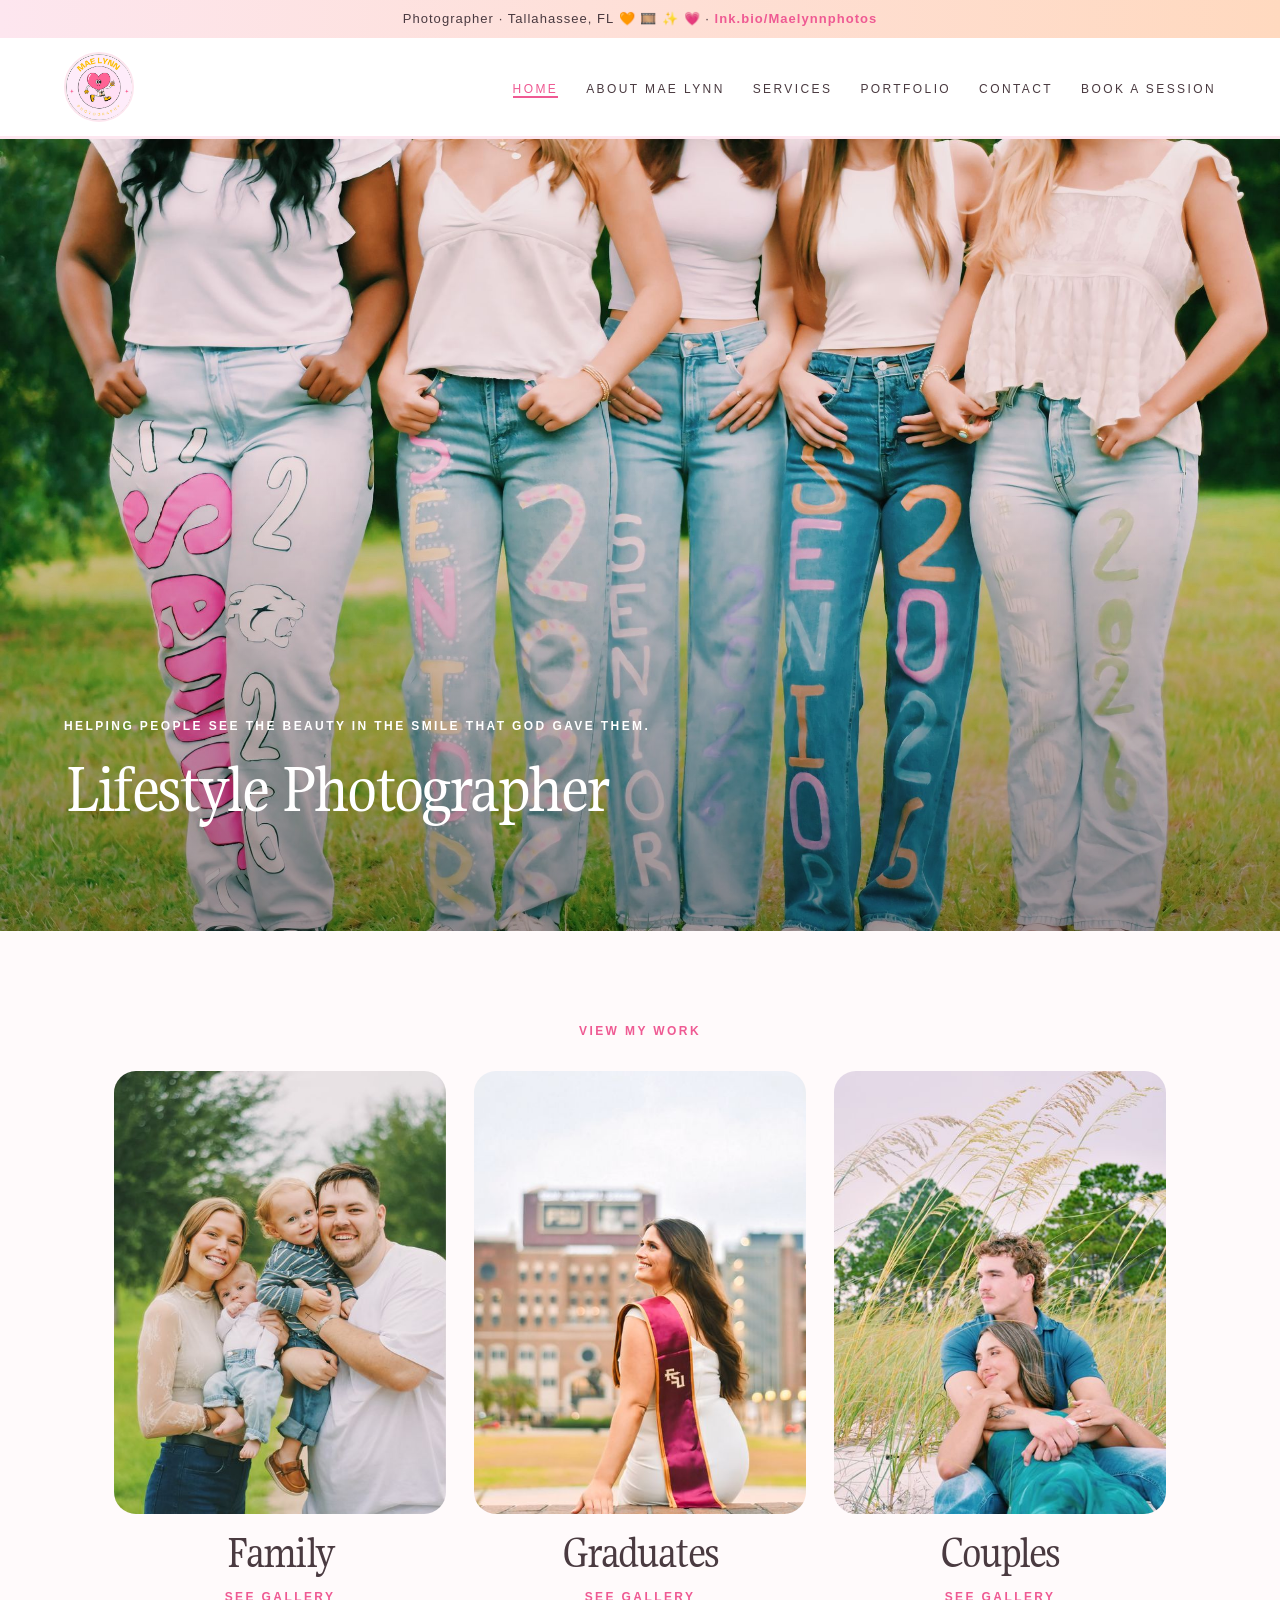
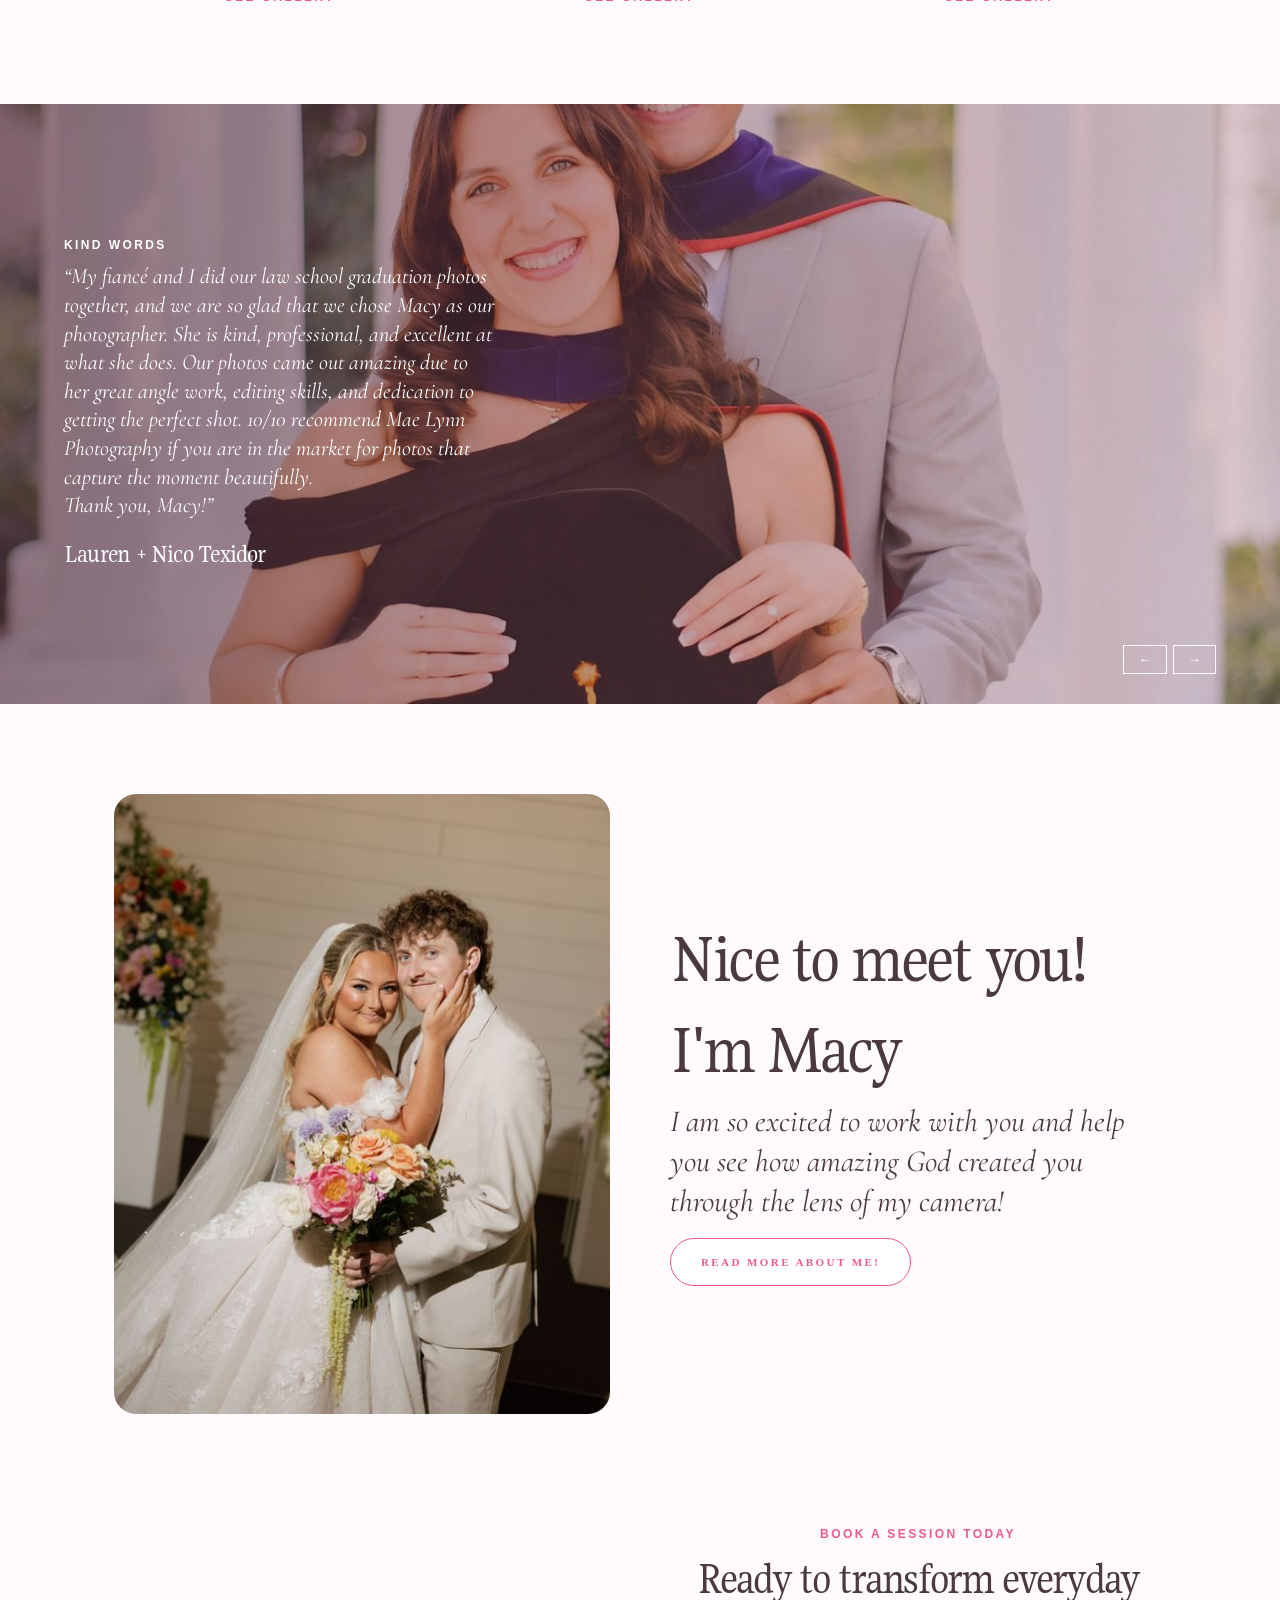
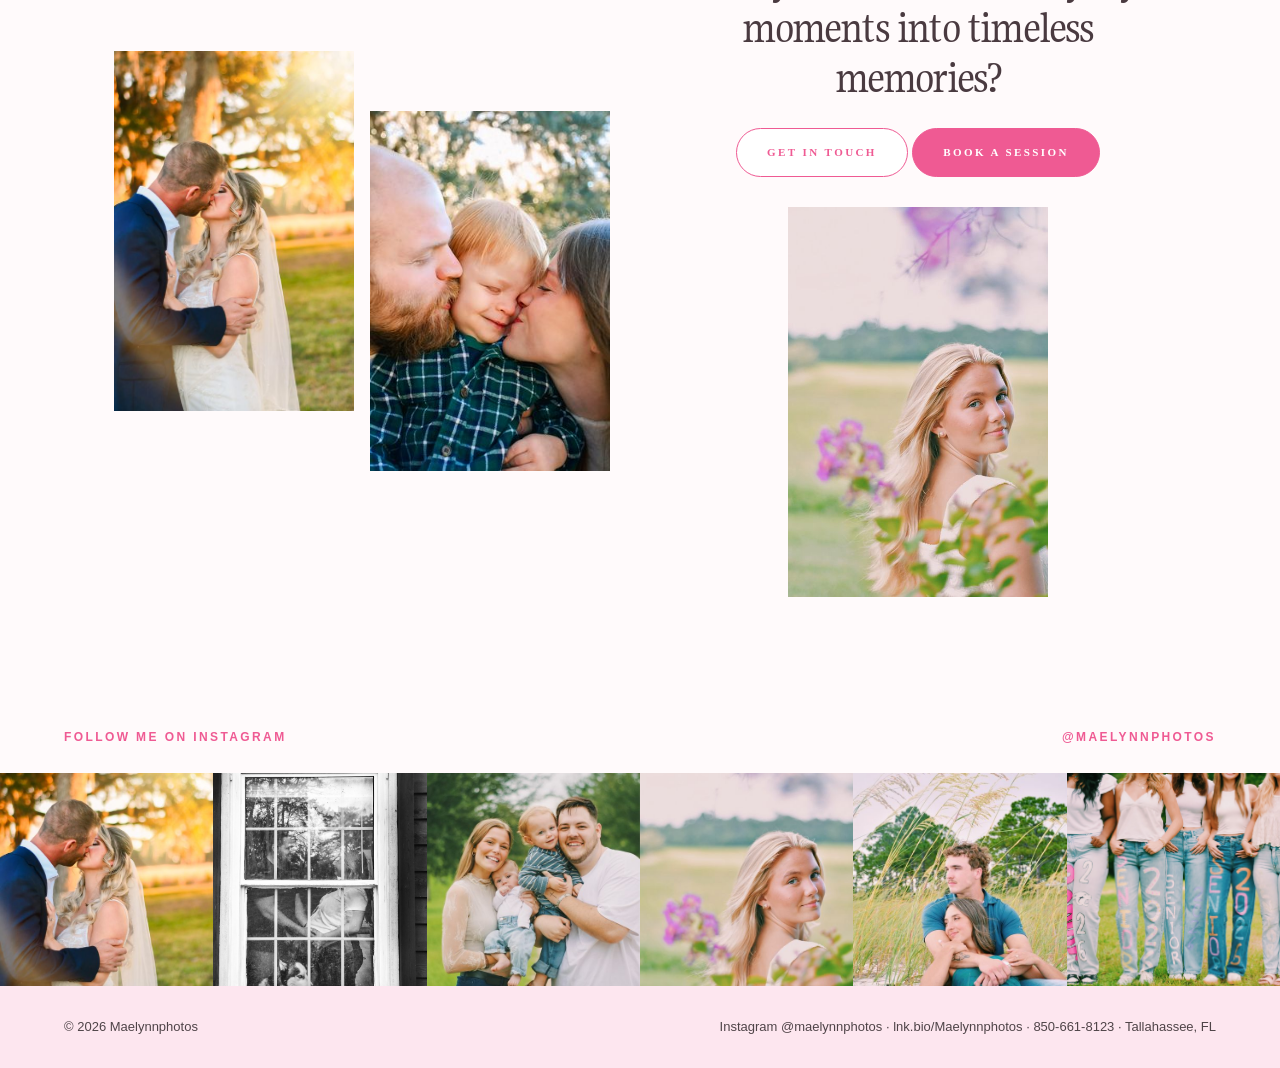
<file: index.html>
<!doctype html><html lang="en"><head><meta charset="utf-8"><meta name="viewport" content="width=device-width,initial-scale=1">
<title>Home - Maelynnphotos</title><link rel="icon" href="static/img/logo.jpg"><link href="https://fonts.googleapis.com/css2?family=Gupter&family=Cormorant+Garamond:ital,wght@0,400;1,400&family=Source+Sans+3:wght@300;400;600&display=swap" rel="stylesheet"><style>body,.btn,.eyebrow,h5,label{font-family:"Source Sans Pro","Source Sans 3",sans-serif}</style><link rel="stylesheet" href="static/site.css"></head><body>
<div class="brandbar">Photographer &middot; Tallahassee, FL 🧡 🎞️ ✨ 💗 &middot; <a href="https://lnk.bio/Maelynnphotos" target="_blank">lnk.bio/Maelynnphotos</a></div><header class="nav"><a href="index.html"><img src="static/img/logo.jpg" alt="Mae Lynn Photos logo"></a><button class="burger" onclick="document.querySelector('header nav').classList.toggle('open')">&#9776;</button><nav><a href="index.html" class="on">Home</a><a href="about.html" class="">About Mae Lynn</a><a href="services.html" class="">Services</a><a href="portfolio.html" class="">Portfolio</a><a href="contact.html" class="">Contact</a><a href="book.html">Book a Session</a></nav></header>
<section class="hero"><div class="slide on" style="background-image:url(static/img/hero1.jpg)"></div><div class="slide " style="background-image:url(static/img/hero2.jpg)"></div><div class="slide " style="background-image:url(static/img/hero3.jpg)"></div><div class="cap"><div class="eyebrow">Helping people see the beauty in the smile that God gave them.</div><h1>Lifestyle Photographer</h1></div></section>
<section class="wrap center"><h5>View my work</h5><div class="grid3" style="margin-top:30px"><a class="card" href="portfolio.html#family"><img src="static/img/family.jpg" alt="Family"><h2>Family</h2><h5>see gallery</h5></a><a class="card" href="portfolio.html#graduates"><img src="static/img/graduates.jpg" alt="Graduates"><h2>Graduates</h2><h5>see gallery</h5></a><a class="card" href="portfolio.html#couples"><img src="static/img/couples.jpg" alt="Couples"><h2>Couples</h2><h5>see gallery</h5></a></div></section>
<section><div class="testi tslide" style="background-image:url(static/img/testi1.jpg);display:none"><div class="in"><h5 style="color:#fff">Kind words</h5><h4>“My fiancé and I did our law school graduation photos together, and we are so glad that we chose Macy as our photographer. She is kind, professional, and excellent at what she does. Our photos came out amazing due to her great angle work, editing skills, and dedication to getting the perfect shot. 10/10 recommend Mae Lynn Photography if you are in the market for photos that capture the moment beautifully.<br>Thank you, Macy!”</h4><h3>Lauren + Nico Texidor</h3></div><div class="dots"><button onclick="ts(-1)">&larr;</button><button onclick="ts(1)">&rarr;</button></div></div><div class="testi tslide" style="background-image:url(static/img/testi2.jpg);display:none"><div class="in"><h5 style="color:#fff">Kind words</h5><h4>We are so happy with the photos! Macy perfectly captured our growing family in such a meaningful way. These images will be something we cherish forever. The experience was so personable, making us feel comfortable and at ease throughout the entire session. Highly recommend!</h4><h3>Stinson Family</h3></div><div class="dots"><button onclick="ts(-1)">&larr;</button><button onclick="ts(1)">&rarr;</button></div></div><div class="testi tslide" style="background-image:url(static/img/testi3.jpg);display:none"><div class="in"><h5 style="color:#fff">Kind words</h5><h4>When I was looking for someone to shoot my graduation photos, I instantly knew I wanted Macy to be the one to capture it. She’s so creative and detail-oriented, and watching her bring her ideas to life was amazing. She really took the time to make sure the whole shoot felt true to me, asking for inspo and adding her own twist to make it even better. The whole process was so fun and meaningful, and if I had to do it all over again, I’d pick Macy every single time!</h4><h3>Joy Salmon</h3></div><div class="dots"><button onclick="ts(-1)">&larr;</button><button onclick="ts(1)">&rarr;</button></div></div></section>
<section class="wrap split"><img src="static/img/macy.jpg" alt="Macy" style="aspect-ratio:4/5;object-fit:cover"><div><h1>Nice to meet you!</h1><h1>I'm Macy</h1><h4 style="font-style:italic">I am so excited to work with you and help you see how amazing God created you through the lens of my camera!</h4><p><a class="btn" href="about.html">Read More about Me!</a></p></div></section>
<section class="wrap center" style="padding-top:20px"><div class="split"><div style="display:grid;grid-template-columns:1fr 1fr;gap:16px"><img src="static/img/cta1.jpg" alt=""><img src="static/img/cta2.jpg" alt="" style="margin-top:60px"></div>
<div><h5>Book a session today</h5><h2>Ready to transform everyday moments into timeless memories?</h2><p style="margin-top:26px"><a class="btn" href="contact.html">Get in touch</a> <a class="btn dark" href="book.html">Book a session</a></p><img src="static/img/cta3.jpg" alt="" style="margin:30px auto 0;max-width:260px"></div></div></section>
<script>let si=0;const S=document.querySelectorAll('.hero .slide');setInterval(()=>{S[si].classList.remove('on');si=(si+1)%S.length;S[si].classList.add('on')},5000);
let ti=0;const T=document.querySelectorAll('.tslide');function ts(d){T[ti].style.display='none';ti=(ti+d+T.length)%T.length;T[ti].style.display='flex'}T[0].style.display='flex'</script>
<section><div style="padding:40px 5vw 18px;display:flex;justify-content:space-between;flex-wrap:wrap"><span class="eyebrow">Follow me on Instagram</span><a class="eyebrow" href="https://www.instagram.com/maelynnphotos" target="_blank">@maelynnphotos</a></div><div class="igrow"><a href="https://www.instagram.com/maelynnphotos" target="_blank"><img src="static/img/cta1.jpg" alt=""></a><a href="https://www.instagram.com/maelynnphotos" target="_blank"><img src="static/img/testi2.jpg" alt=""></a><a href="https://www.instagram.com/maelynnphotos" target="_blank"><img src="static/img/family.jpg" alt=""></a><a href="https://www.instagram.com/maelynnphotos" target="_blank"><img src="static/img/cta3.jpg" alt=""></a><a href="https://www.instagram.com/maelynnphotos" target="_blank"><img src="static/img/couples.jpg" alt=""></a><a href="https://www.instagram.com/maelynnphotos" target="_blank"><img src="static/img/hero1.jpg" alt=""></a></div></section>
<footer><span>&copy; 2026 Maelynnphotos</span><span><a href="https://www.instagram.com/maelynnphotos" target="_blank">Instagram @maelynnphotos</a> &middot; <a href="https://lnk.bio/Maelynnphotos" target="_blank">lnk.bio/Maelynnphotos</a> &middot; 850-661-8123 &middot; Tallahassee, FL</span></footer><script src="config.js"></script><script src="siteconfig.js"></script><script src="forms.js"></script><script src="buttons.js"></script></body></html>
</file>
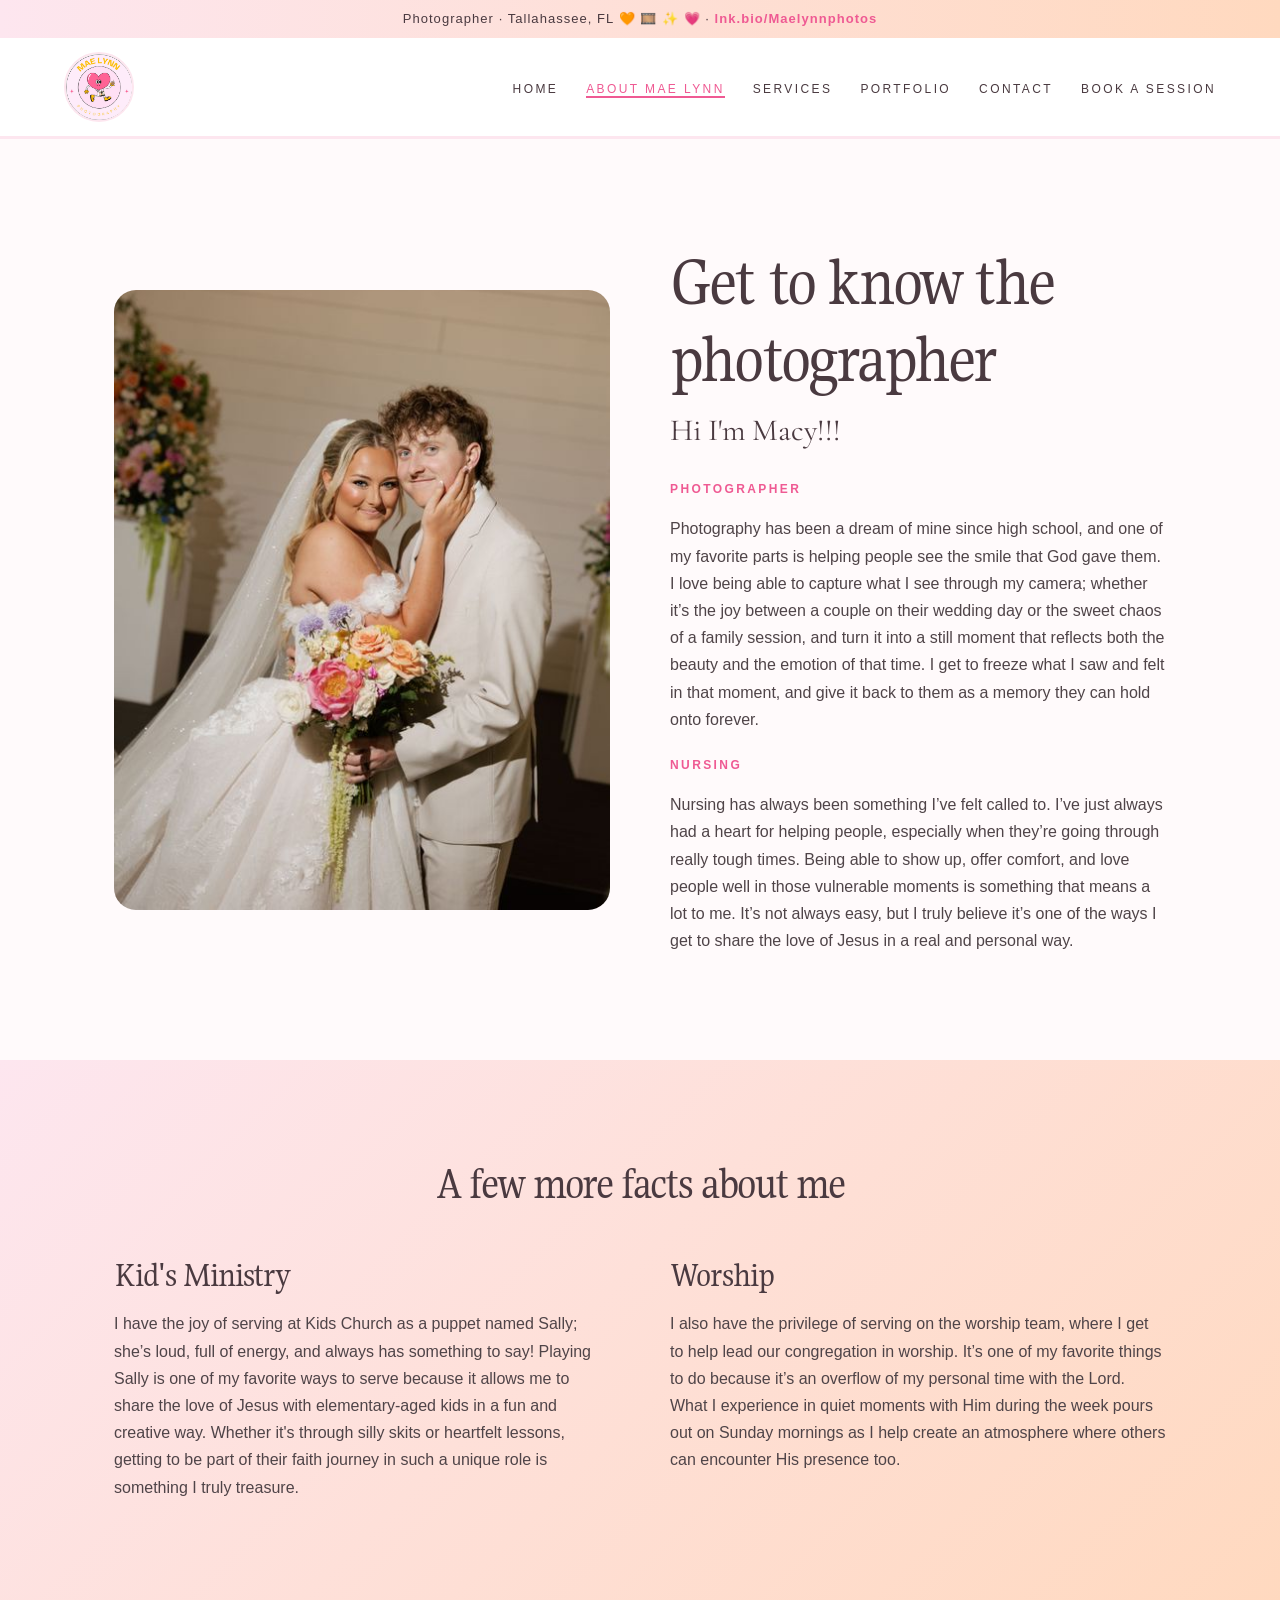
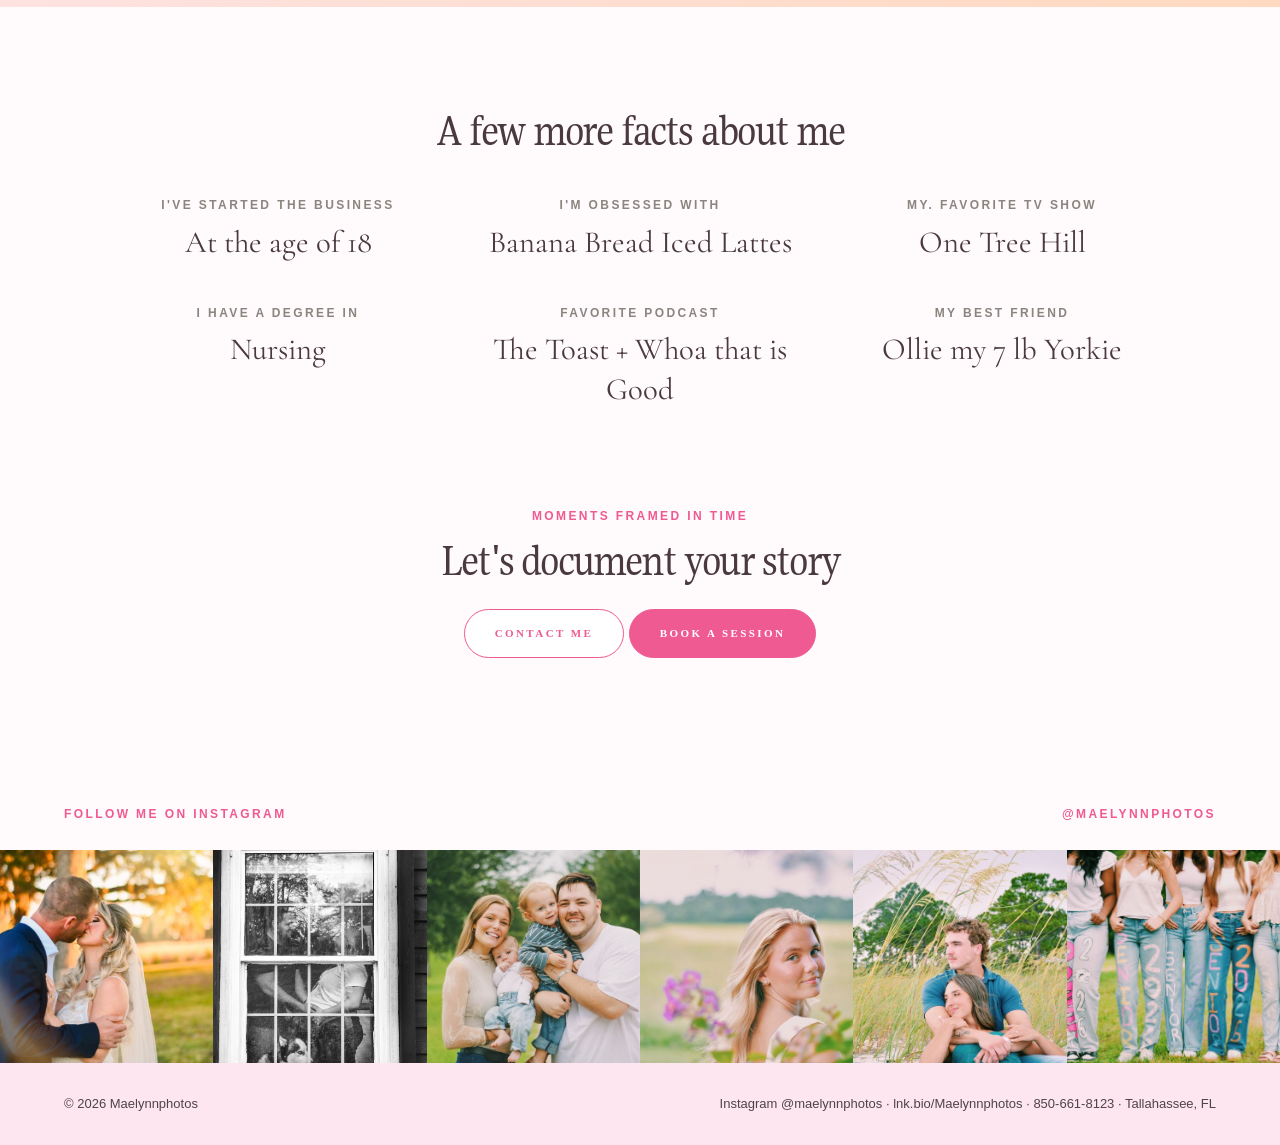
<file: about.html>
<!doctype html><html lang="en"><head><meta charset="utf-8"><meta name="viewport" content="width=device-width,initial-scale=1">
<title>About - Maelynnphotos</title><link rel="icon" href="static/img/logo.jpg"><link href="https://fonts.googleapis.com/css2?family=Gupter&family=Cormorant+Garamond:ital,wght@0,400;1,400&family=Source+Sans+3:wght@300;400;600&display=swap" rel="stylesheet"><style>body,.btn,.eyebrow,h5,label{font-family:"Source Sans Pro","Source Sans 3",sans-serif}</style><link rel="stylesheet" href="static/site.css"></head><body>
<div class="brandbar">Photographer &middot; Tallahassee, FL 🧡 🎞️ ✨ 💗 &middot; <a href="https://lnk.bio/Maelynnphotos" target="_blank">lnk.bio/Maelynnphotos</a></div><header class="nav"><a href="index.html"><img src="static/img/logo.jpg" alt="Mae Lynn Photos logo"></a><button class="burger" onclick="document.querySelector('header nav').classList.toggle('open')">&#9776;</button><nav><a href="index.html" class="">Home</a><a href="about.html" class="on">About Mae Lynn</a><a href="services.html" class="">Services</a><a href="portfolio.html" class="">Portfolio</a><a href="contact.html" class="">Contact</a><a href="book.html">Book a Session</a></nav></header>
<section class="wrap split"><img src="static/img/macy.jpg" alt="Macy" style="aspect-ratio:4/5;object-fit:cover"><div><h1>Get to know the photographer</h1><h4>Hi I'm Macy!!!</h4>
<h5 style="margin-top:28px">Photographer</h5><p>Photography has been a dream of mine since high school, and one of my favorite parts is helping people see the smile that God gave them. I love being able to capture what I see through my camera; whether it’s the joy between a couple on their wedding day or the sweet chaos of a family session, and turn it into a still moment that reflects both the beauty and the emotion of that time.  I get to freeze what I saw and felt in that moment, and give it back to them as a memory they can hold onto forever.</p><h5 style="margin-top:22px">Nursing</h5><p>Nursing has always been something I’ve felt called to. I’ve just always had a heart for helping people, especially when they’re going through really tough times. Being able to show up, offer comfort, and love people well in those vulnerable moments is something that means a lot to me. It’s not always easy, but I truly believe it’s one of the ways I get to share the love of Jesus in a real and personal way.</p></div></section>
<section class="addons"><div class="wrap"><h2 class="center">A few more facts about me</h2><div class="split" style="margin-top:40px;align-items:start"><div><h3>Kid's Ministry</h3><p>I have the joy of serving at Kids Church as a puppet named Sally; she’s loud, full of energy, and always has something to say! Playing Sally is one of my favorite ways to serve because it allows me to share the love of Jesus with elementary-aged kids in a fun and creative way. Whether it&#x27;s through silly skits or heartfelt lessons, getting to be part of their faith journey in such a unique role is something I truly treasure.</p></div><div><h3>Worship</h3><p>I also have the privilege of serving on the worship team, where I get to help lead our congregation in worship. It’s one of my favorite things to do because it’s an overflow of my personal time with the Lord. What I experience in quiet moments with Him during the week pours out on Sunday mornings as I help create an atmosphere where others can encounter His presence too.</p></div></div></div></section>
<section class="wrap center"><h2>A few more facts about me</h2><div class="facts" style="margin-top:40px"><div><h5 style="color:var(--muted)">I&#x27;ve started the business</h5><h4>At the age of 18</h4></div><div><h5 style="color:var(--muted)">I&#x27;m obsessed with</h5><h4>Banana Bread Iced Lattes</h4></div><div><h5 style="color:var(--muted)">My. favorite TV show</h5><h4>One Tree Hill</h4></div><div><h5 style="color:var(--muted)">I have a degree in</h5><h4>Nursing</h4></div><div><h5 style="color:var(--muted)">Favorite podcast</h5><h4>The Toast + Whoa that is Good</h4></div><div><h5 style="color:var(--muted)">My best friend</h5><h4>Ollie my 7 lb Yorkie</h4></div></div></section>
<section class="wrap center" style="padding-top:0"><h5>Moments framed in time</h5><h2>Let's document your story</h2><p style="margin-top:24px"><a class="btn" href="contact.html">Contact Me</a> <a class="btn dark" href="book.html">Book a session</a></p></section>
<section><div style="padding:40px 5vw 18px;display:flex;justify-content:space-between;flex-wrap:wrap"><span class="eyebrow">Follow me on Instagram</span><a class="eyebrow" href="https://www.instagram.com/maelynnphotos" target="_blank">@maelynnphotos</a></div><div class="igrow"><a href="https://www.instagram.com/maelynnphotos" target="_blank"><img src="static/img/cta1.jpg" alt=""></a><a href="https://www.instagram.com/maelynnphotos" target="_blank"><img src="static/img/testi2.jpg" alt=""></a><a href="https://www.instagram.com/maelynnphotos" target="_blank"><img src="static/img/family.jpg" alt=""></a><a href="https://www.instagram.com/maelynnphotos" target="_blank"><img src="static/img/cta3.jpg" alt=""></a><a href="https://www.instagram.com/maelynnphotos" target="_blank"><img src="static/img/couples.jpg" alt=""></a><a href="https://www.instagram.com/maelynnphotos" target="_blank"><img src="static/img/hero1.jpg" alt=""></a></div></section>
<footer><span>&copy; 2026 Maelynnphotos</span><span><a href="https://www.instagram.com/maelynnphotos" target="_blank">Instagram @maelynnphotos</a> &middot; <a href="https://lnk.bio/Maelynnphotos" target="_blank">lnk.bio/Maelynnphotos</a> &middot; 850-661-8123 &middot; Tallahassee, FL</span></footer><script src="config.js"></script><script src="siteconfig.js"></script><script src="forms.js"></script><script src="buttons.js"></script></body></html>
</file>
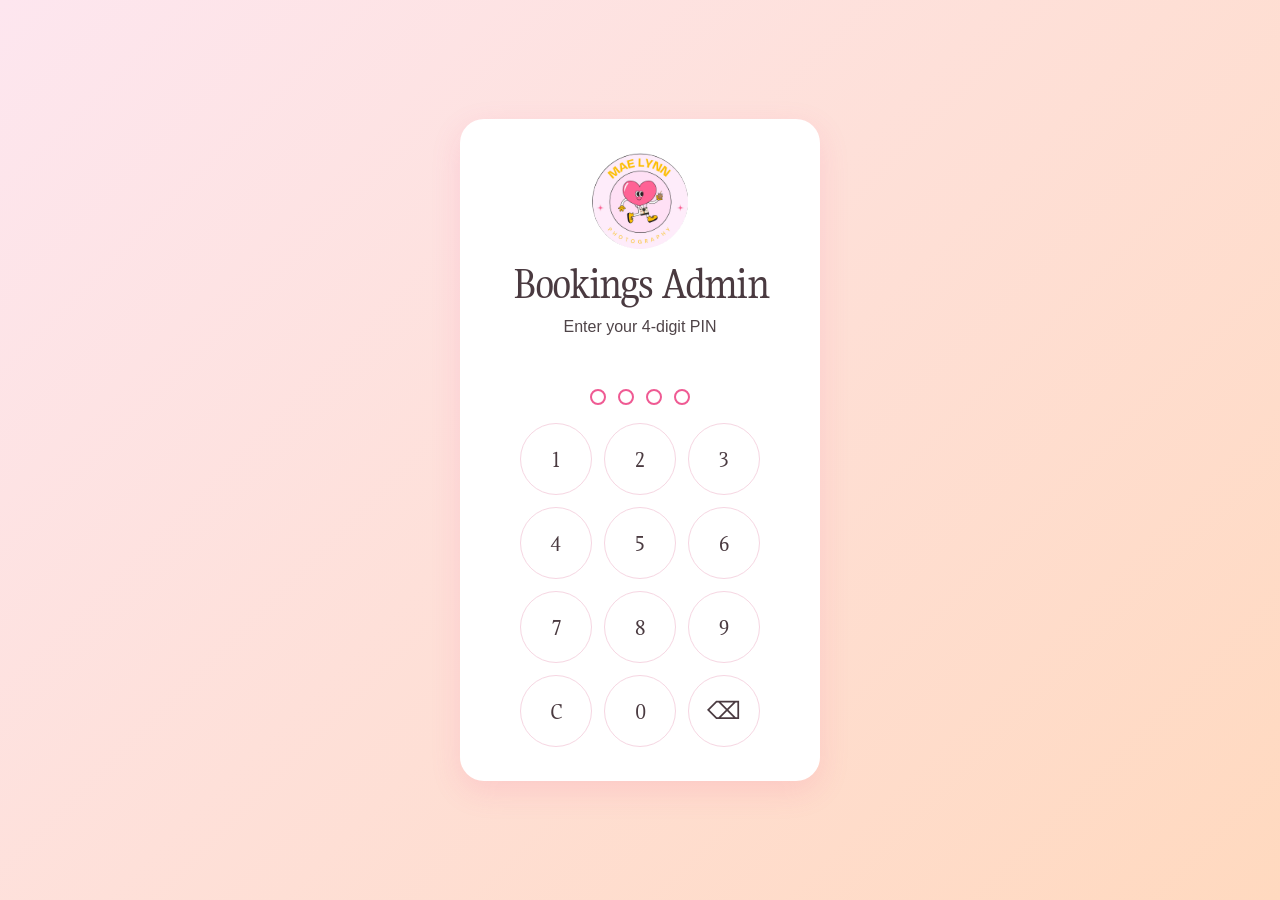
<file: admin.html>
<!doctype html><html><head><meta charset="utf-8"><meta name="viewport" content="width=device-width,initial-scale=1"><meta name="robots" content="noindex"><title>Bookings Admin - Mae Lynn Photos</title>
<link href="https://fonts.googleapis.com/css2?family=Gupter&family=Source+Sans+3:wght@300;400;600&display=swap" rel="stylesheet"><link rel="stylesheet" href="static/site.css"><style>body{background:var(--soft)}.top{display:flex;align-items:center;gap:14px;padding:14px 4vw;background:#fff;border-bottom:1px solid var(--line);flex-wrap:wrap}
.top img{width:54px;height:54px;border-radius:50%}.top .sp{flex:1}.main{padding:24px 4vw}.tabs button{margin-right:6px}
.bar{display:flex;gap:10px;flex-wrap:wrap;margin:16px 0}.bar input,.bar select{width:auto;flex:1;min-width:150px}
.stats{display:flex;gap:12px;flex-wrap:wrap}.stat{background:#fff;border-radius:14px;padding:14px 20px;min-width:120px}.stat b{display:block;font-family:Gupter;font-size:28px;color:var(--ink)}
table{width:100%;border-collapse:collapse;background:#fff;border-radius:14px;overflow:hidden}th,td{padding:11px 12px;text-align:left;border-bottom:1px solid var(--line);font-size:14px}
th{font-size:11px;letter-spacing:.14em;text-transform:uppercase;font-weight:600;background:#fff8f5}tr.r:hover{background:#fff5f3;cursor:pointer}
.pill{padding:3px 10px;border-radius:20px;font-size:12px;font-weight:600}.new{background:#ffe3ec;color:#b3426b}.confirmed{background:#ffe9d6;color:#b25b17}.completed{background:#e3f4e6;color:#2e7a3c}.cancelled{background:#eee;color:#777}
#dlg{position:fixed;inset:0;background:rgba(0,0,0,.35);display:none;align-items:flex-start;justify-content:center;overflow:auto;z-index:50;padding:30px 10px}
#dlg .box{background:#fff;border-radius:18px;max-width:760px;width:100%;padding:28px}
.cal{display:grid;grid-template-columns:repeat(7,1fr);gap:4px}.cal div{background:#fff;min-height:96px;padding:6px;font-size:12px;border-radius:8px}.cal .h{min-height:auto;background:none;font-weight:600;text-align:center}
.cal .ev{display:block;margin-top:3px;padding:2px 5px;border-radius:6px;cursor:pointer;white-space:nowrap;overflow:hidden;text-overflow:ellipsis}.cal .o{opacity:.4}.cal .today{outline:2px solid var(--accent)}
@media(max-width:700px){.hide-m{display:none}}</style><style>.kp{position:fixed;inset:0;display:grid;place-items:center;background:linear-gradient(135deg,var(--pink-soft),var(--peach));z-index:60}
.kp .card{background:#fff;padding:34px 28px;max-width:360px;width:92%;text-align:center;border-radius:24px;box-shadow:0 10px 30px rgba(239,90,147,.15)}
.pd{display:flex;gap:12px;justify-content:center;margin:18px 0}.pd i{width:16px;height:16px;border-radius:50%;border:2px solid var(--pink);display:block}.pd i.f{background:var(--pink)}
.pad{display:grid;grid-template-columns:repeat(3,72px);gap:12px;justify-content:center}.pad button{height:72px;border-radius:50%;border:1.5px solid var(--line);background:#fff;font-size:24px;font-family:Gupter,serif;color:var(--ink);cursor:pointer}
.pad button:active{background:var(--pink-soft)}</style><style>.tabs2{display:flex;gap:6px;flex-wrap:wrap;padding:12px 4vw 0}.tabs2 button.on{background:var(--pink);color:#fff}
.panel{display:none}.panel.on{display:block}.cardx{background:#fff;border-radius:16px;padding:18px 20px;margin:12px 0}
.row{display:flex;gap:10px;flex-wrap:wrap;align-items:center}.row>*{flex:1;min-width:140px}.mini{padding:7px 12px;font-size:10px}
.ed input,.ed select,.ed textarea{margin-bottom:8px}.thumbs{display:grid;grid-template-columns:repeat(auto-fill,minmax(110px,1fr));gap:10px}.thumbs img{aspect-ratio:1;object-fit:cover;border-radius:10px;cursor:pointer;width:100%}
.qline{display:grid;grid-template-columns:2fr 1fr 1.6fr auto auto;gap:8px;align-items:center;margin-bottom:8px}.qline input,.qline select{margin:0}
.tag{font-size:11px;padding:2px 8px;border-radius:12px;background:var(--pink-soft)}
@media(max-width:700px){.qline{grid-template-columns:1fr 1fr}}</style></head><body>
<div class="kp" id="kp"><div class="card"><img src="static/img/logo.jpg" style="width:96px;height:96px;border-radius:50%;margin:0 auto 10px" alt=""><h2 style="margin:0">Bookings Admin</h2><p style="margin:4px 0 0">Enter your 4-digit PIN</p>
<p id="msg" style="color:#c0396b;min-height:1.4em;margin:8px 0 0"></p><div class="pd" id="pd"></div><div class="pad" id="pad"></div></div></div>
<div class="top"><img src="static/img/logo.jpg" alt=""><h3 style="margin:0">Mae Lynn Admin</h3><span class="sp"></span>
<a class="btn" href="index.html" target="_blank">View site</a><a class="btn" href="https://docs.google.com/spreadsheets/d/1Pz3o0D_RF8LwV-VDrtF_ezInFPTL0SR6QCleNEfaq3s/edit" target="_blank">Sheet</a><button class="btn" onclick="logout()">Log out</button></div>
<div class="tabs2" id="tabs"></div>
<div class="main">
<div class="panel" id="p-bookings"><div class="stats" id="stats"></div>
 <div class="bar"><input id="q" placeholder="Search name, email, phone, location, notes..." oninput="render()"><select id="fs" onchange="render()"><option value="">All statuses</option><option>new</option><option>confirmed</option><option>completed</option><option>cancelled</option></select>
 <select id="fp" onchange="render()"><option value="">All types</option></select><select id="fw" onchange="render()"><option value="">Any date</option><option value="up">Upcoming</option><option value="past">Past</option></select>
 <button class="btn" onclick="openEdit({})">+ Add booking</button><button class="btn" onclick="csv()">Export CSV</button></div>
 <div style="overflow:auto"><table><thead><tr><th>Session date</th><th>Name</th><th>Package</th><th class="hide-m">Contact</th><th class="hide-m">Location</th><th>Status</th><th class="hide-m">Received</th></tr></thead><tbody id="rows"></tbody></table></div></div>
<div class="panel" id="p-calendar"><div class="bar" style="align-items:center"><button class="btn" onclick="mv(-1)">&larr;</button><h3 id="mon" style="margin:0 12px"></h3><button class="btn" onclick="mv(1)">&rarr;</button></div><div class="cal" id="cal"></div>
 <h3 style="margin-top:26px">Upcoming sessions</h3><div id="upc"></div></div>
<div class="panel" id="p-bookpage"></div>
<div class="panel" id="p-quest"></div>
<div class="panel" id="p-texts"></div>
<div class="panel" id="p-payments"></div>
</div>
<div id="dlg" onclick="if(event.target.id=='dlg')closeD()"><div class="box" id="box"></div></div>
<script src="config.js"></script><script src="siteconfig.js"></script><script src="admin.js"></script></body></html>
</file>
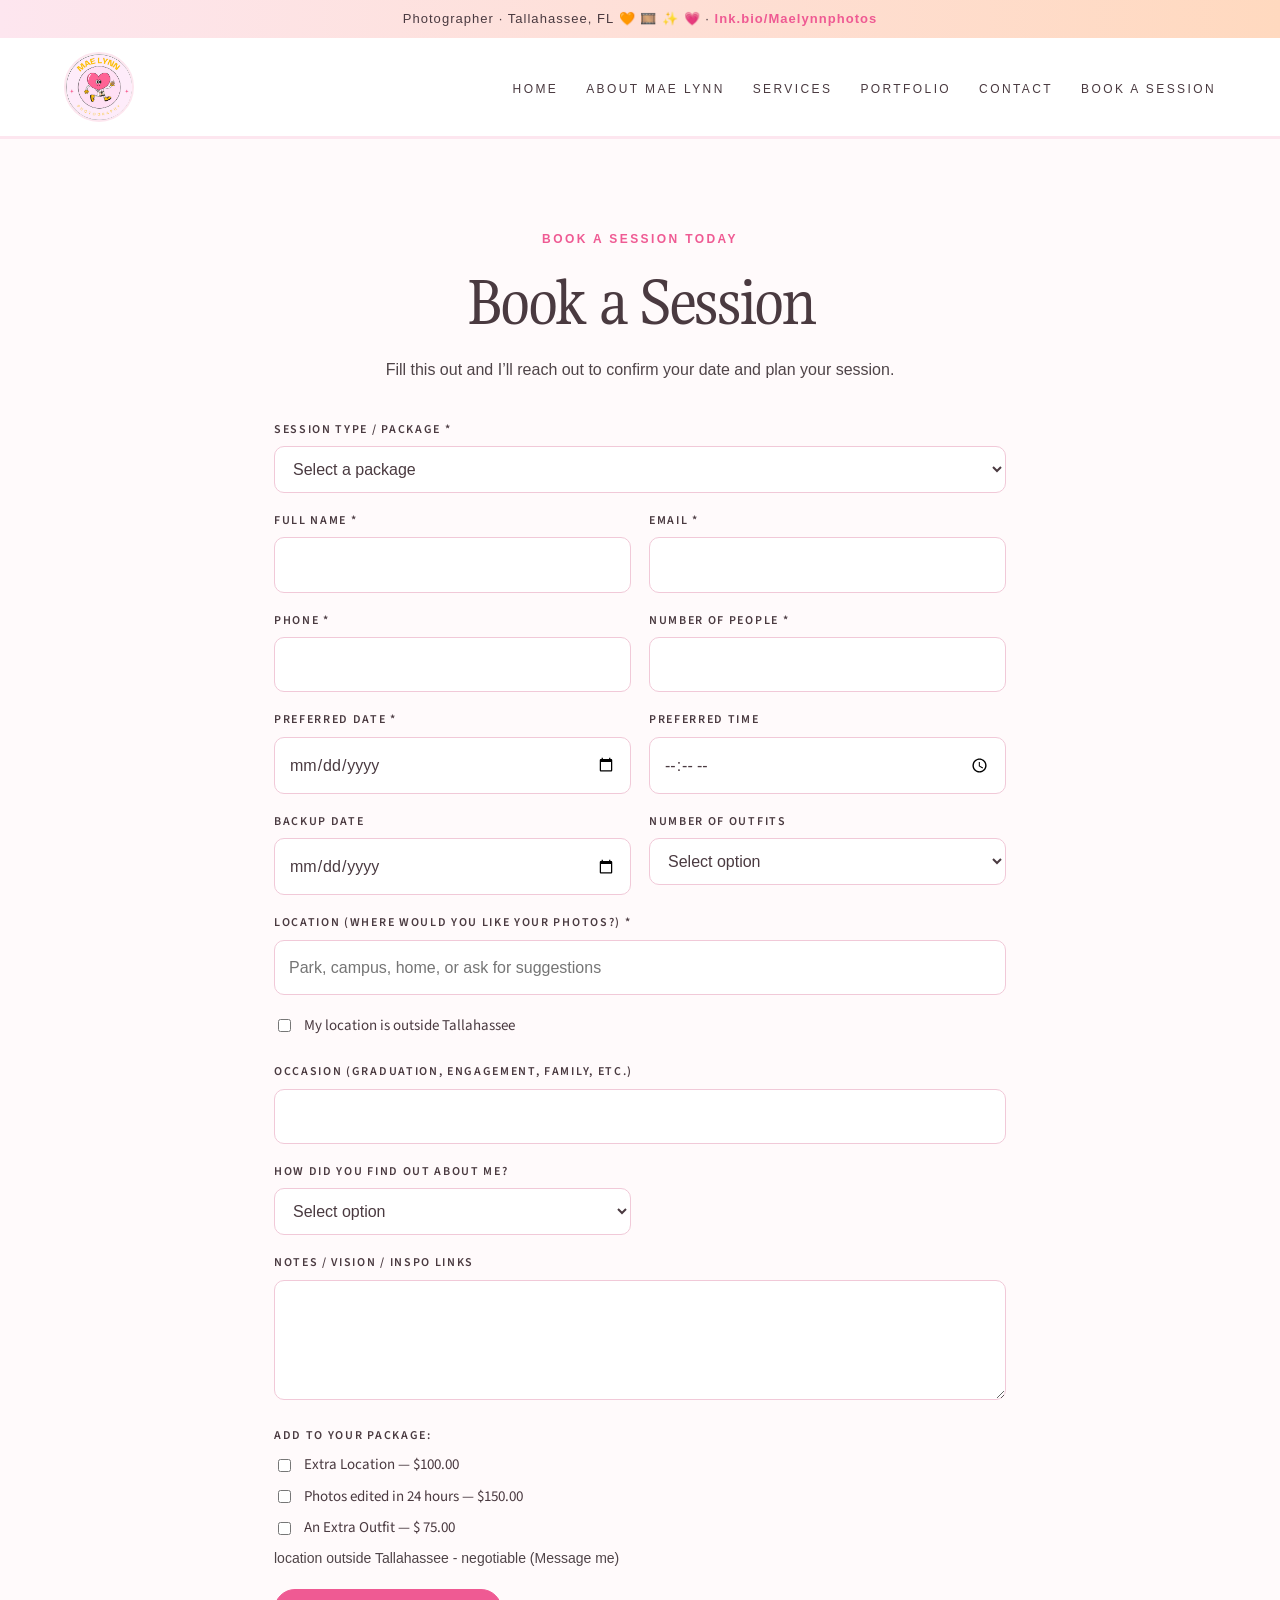
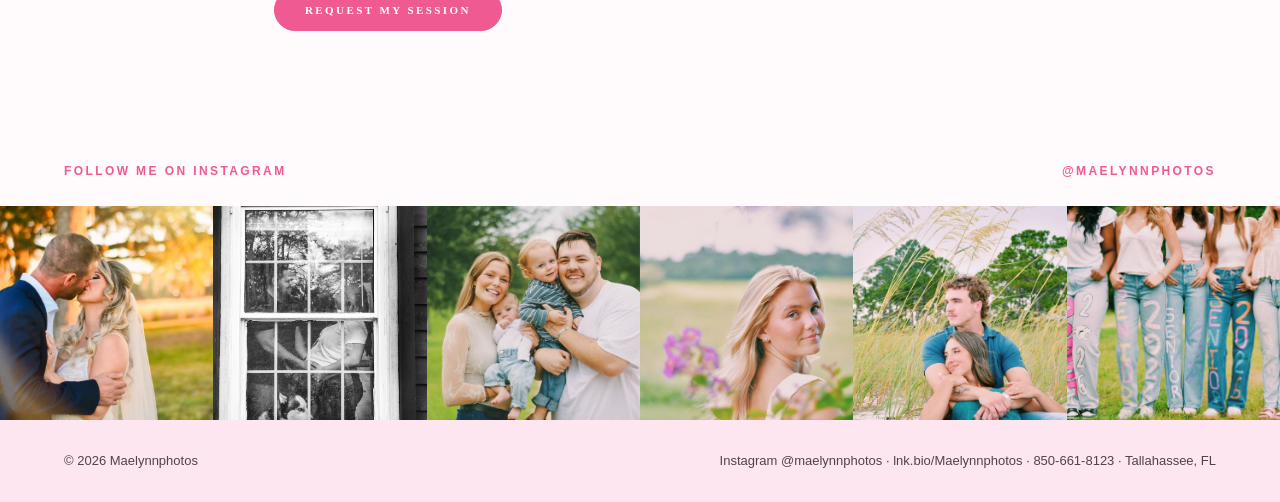
<file: book.html>
<!doctype html><html lang="en"><head><meta charset="utf-8"><meta name="viewport" content="width=device-width,initial-scale=1">
<title>Book a Session - Maelynnphotos</title><link rel="icon" href="static/img/logo.jpg"><link href="https://fonts.googleapis.com/css2?family=Gupter&family=Cormorant+Garamond:ital,wght@0,400;1,400&family=Source+Sans+3:wght@300;400;600&display=swap" rel="stylesheet"><style>body,.btn,.eyebrow,h5,label{font-family:"Source Sans Pro","Source Sans 3",sans-serif}</style><link rel="stylesheet" href="static/site.css"></head><body>
<div class="brandbar">Photographer &middot; Tallahassee, FL 🧡 🎞️ ✨ 💗 &middot; <a href="https://lnk.bio/Maelynnphotos" target="_blank">lnk.bio/Maelynnphotos</a></div><header class="nav"><a href="index.html"><img src="static/img/logo.jpg" alt="Mae Lynn Photos logo"></a><button class="burger" onclick="document.querySelector('header nav').classList.toggle('open')">&#9776;</button><nav><a href="index.html" class="">Home</a><a href="about.html" class="">About Mae Lynn</a><a href="services.html" class="">Services</a><a href="portfolio.html" class="">Portfolio</a><a href="contact.html" class="">Contact</a><a href="book.html">Book a Session</a></nav></header>
<section class="wrap" style="max-width:860px" id="bookapp"><p class="center" style="padding:80px 0">Loading…</p></section>
<section><div style="padding:40px 5vw 18px;display:flex;justify-content:space-between;flex-wrap:wrap"><span class="eyebrow">Follow me on Instagram</span><a class="eyebrow" href="https://www.instagram.com/maelynnphotos" target="_blank">@maelynnphotos</a></div><div class="igrow"><a href="https://www.instagram.com/maelynnphotos" target="_blank"><img src="static/img/cta1.jpg" alt=""></a><a href="https://www.instagram.com/maelynnphotos" target="_blank"><img src="static/img/testi2.jpg" alt=""></a><a href="https://www.instagram.com/maelynnphotos" target="_blank"><img src="static/img/family.jpg" alt=""></a><a href="https://www.instagram.com/maelynnphotos" target="_blank"><img src="static/img/cta3.jpg" alt=""></a><a href="https://www.instagram.com/maelynnphotos" target="_blank"><img src="static/img/couples.jpg" alt=""></a><a href="https://www.instagram.com/maelynnphotos" target="_blank"><img src="static/img/hero1.jpg" alt=""></a></div></section>
<footer><span>&copy; 2026 Maelynnphotos</span><span><a href="https://www.instagram.com/maelynnphotos" target="_blank">Instagram @maelynnphotos</a> &middot; <a href="https://lnk.bio/Maelynnphotos" target="_blank">lnk.bio/Maelynnphotos</a> &middot; 850-661-8123 &middot; Tallahassee, FL</span></footer><script src="config.js"></script><script src="forms.js"></script><script src="siteconfig.js"></script><script src="book.js"></script><script src="buttons.js"></script></body></html>
</file>
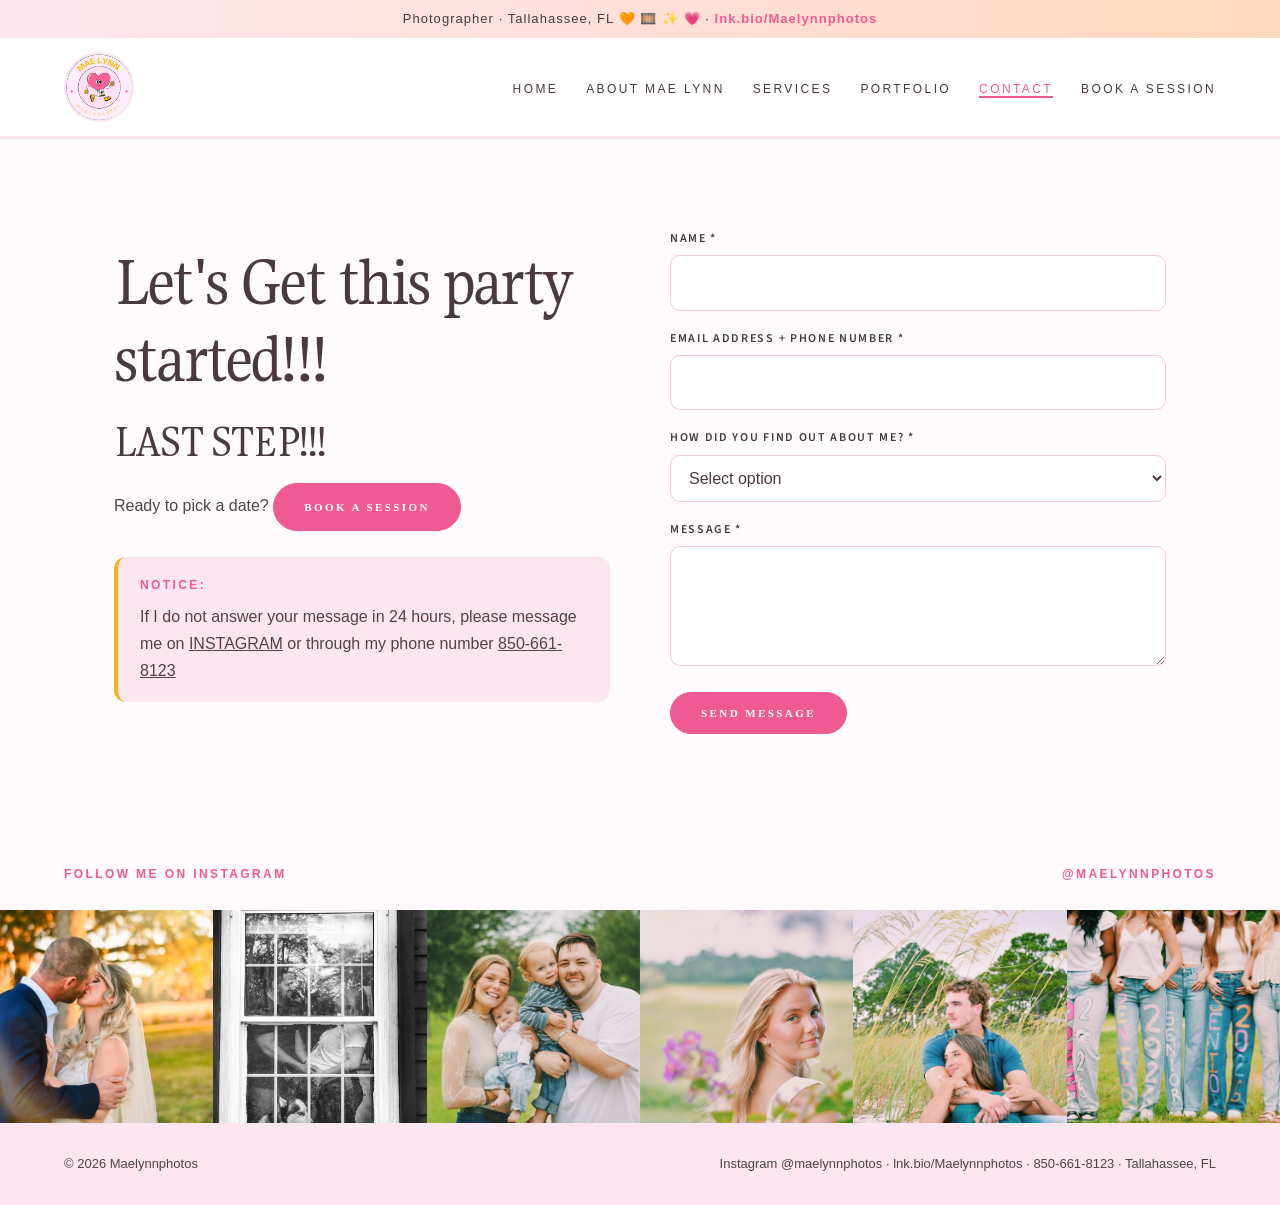
<file: contact.html>
<!doctype html><html lang="en"><head><meta charset="utf-8"><meta name="viewport" content="width=device-width,initial-scale=1">
<title>Contact - Maelynnphotos</title><link rel="icon" href="static/img/logo.jpg"><link href="https://fonts.googleapis.com/css2?family=Gupter&family=Cormorant+Garamond:ital,wght@0,400;1,400&family=Source+Sans+3:wght@300;400;600&display=swap" rel="stylesheet"><style>body,.btn,.eyebrow,h5,label{font-family:"Source Sans Pro","Source Sans 3",sans-serif}</style><link rel="stylesheet" href="static/site.css"></head><body>
<div class="brandbar">Photographer &middot; Tallahassee, FL 🧡 🎞️ ✨ 💗 &middot; <a href="https://lnk.bio/Maelynnphotos" target="_blank">lnk.bio/Maelynnphotos</a></div><header class="nav"><a href="index.html"><img src="static/img/logo.jpg" alt="Mae Lynn Photos logo"></a><button class="burger" onclick="document.querySelector('header nav').classList.toggle('open')">&#9776;</button><nav><a href="index.html" class="">Home</a><a href="about.html" class="">About Mae Lynn</a><a href="services.html" class="">Services</a><a href="portfolio.html" class="">Portfolio</a><a href="contact.html" class="on">Contact</a><a href="book.html">Book a Session</a></nav></header>
<section class="wrap split" style="align-items:start"><div><h1>Let's Get this party started!!!</h1><h2 style="margin-top:20px">LAST STEP!!!</h2><p>Ready to pick a date? <a class="btn dark" href="book.html">Book a session</a></p>
<div class="notice"><h5>Notice:</h5>If I do not answer your message in 24 hours, please message me on <a href="https://www.instagram.com/maelynnphotos" target="_blank"><u>INSTAGRAM</u></a> or through my phone number <a href="tel:8506618123"><u>850-661-8123</u></a></div></div><div><form class="f" data-source="contact form">
<div class="full"><label>Name *</label><input name="name" required></div>
<div class="full"><label>Email address + Phone Number *</label><input name="email_phone" required></div>
<div class="full"><label>How did you find out about me? *</label><select name="found" required><option value="">Select option</option><option>Instagram</option><option>Facebook</option><option>Through a friend</option><option>Another way</option></select></div>
<div class="full"><label>Message *</label><textarea name="message" required></textarea></div>
<div class="full"><button class="btn dark">Send Message</button></div></form></div></section>
<section><div style="padding:40px 5vw 18px;display:flex;justify-content:space-between;flex-wrap:wrap"><span class="eyebrow">Follow me on Instagram</span><a class="eyebrow" href="https://www.instagram.com/maelynnphotos" target="_blank">@maelynnphotos</a></div><div class="igrow"><a href="https://www.instagram.com/maelynnphotos" target="_blank"><img src="static/img/cta1.jpg" alt=""></a><a href="https://www.instagram.com/maelynnphotos" target="_blank"><img src="static/img/testi2.jpg" alt=""></a><a href="https://www.instagram.com/maelynnphotos" target="_blank"><img src="static/img/family.jpg" alt=""></a><a href="https://www.instagram.com/maelynnphotos" target="_blank"><img src="static/img/cta3.jpg" alt=""></a><a href="https://www.instagram.com/maelynnphotos" target="_blank"><img src="static/img/couples.jpg" alt=""></a><a href="https://www.instagram.com/maelynnphotos" target="_blank"><img src="static/img/hero1.jpg" alt=""></a></div></section>
<footer><span>&copy; 2026 Maelynnphotos</span><span><a href="https://www.instagram.com/maelynnphotos" target="_blank">Instagram @maelynnphotos</a> &middot; <a href="https://lnk.bio/Maelynnphotos" target="_blank">lnk.bio/Maelynnphotos</a> &middot; 850-661-8123 &middot; Tallahassee, FL</span></footer><script src="config.js"></script><script src="siteconfig.js"></script><script src="forms.js"></script><script src="buttons.js"></script></body></html>
</file>
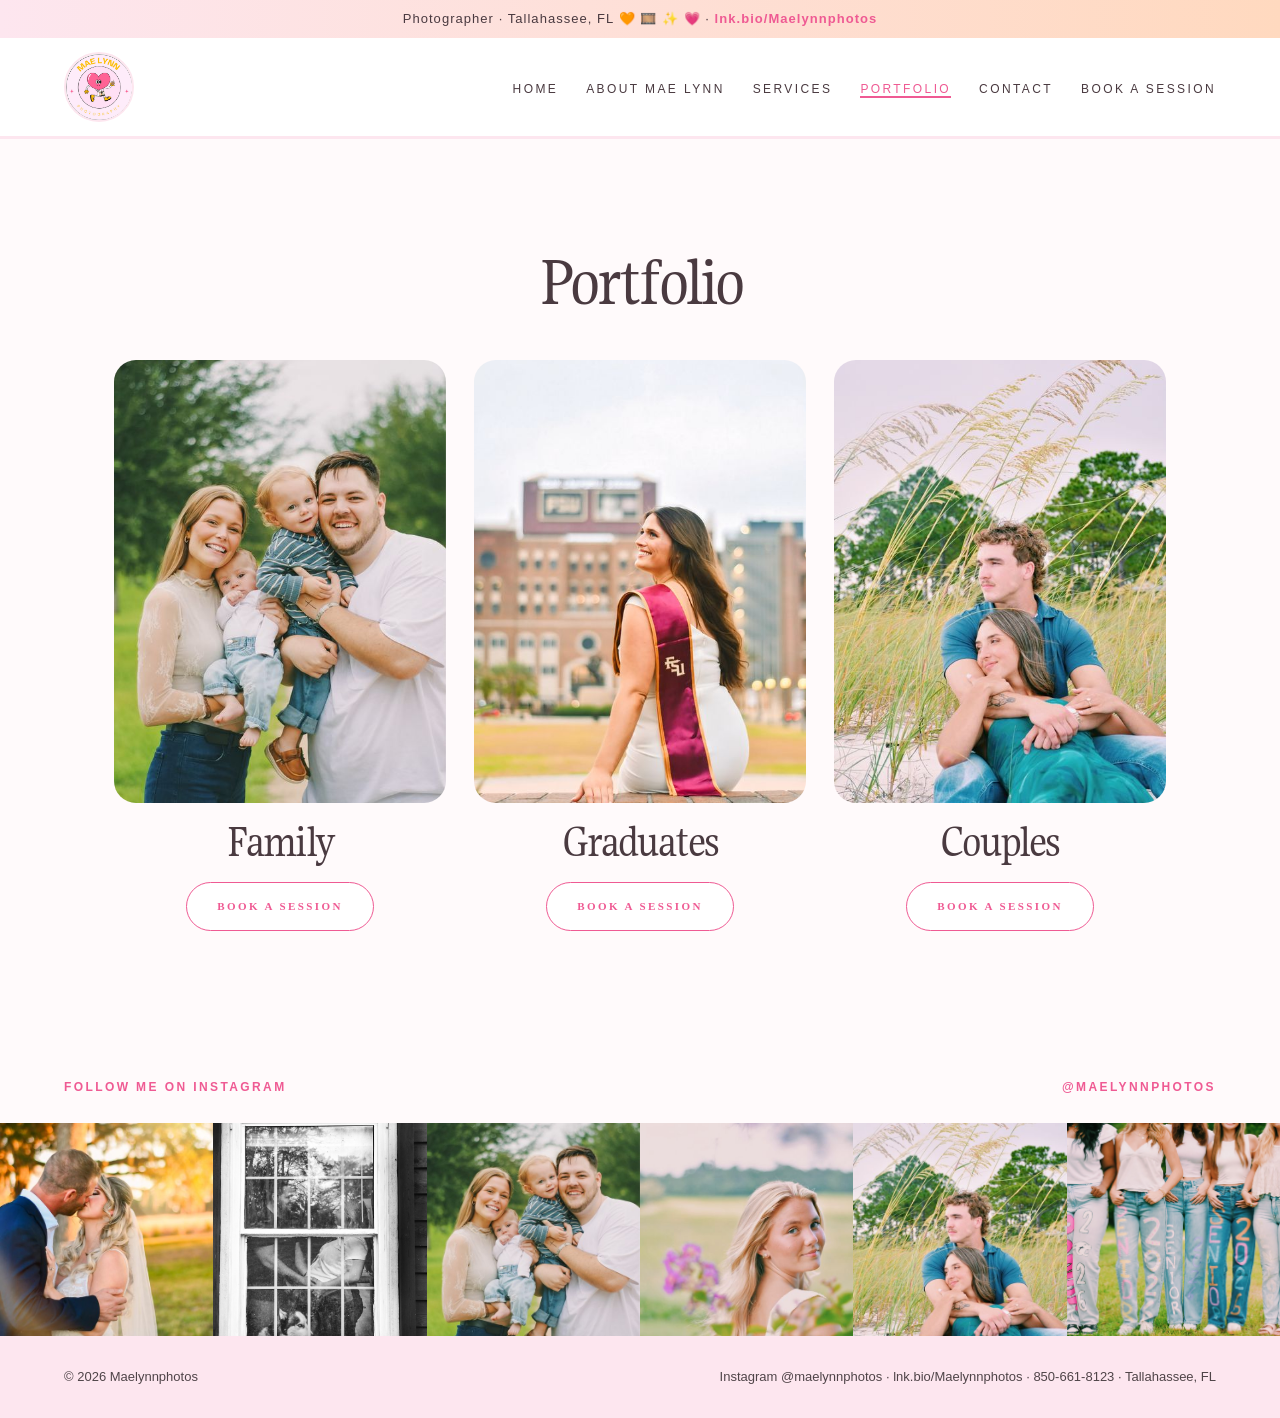
<file: portfolio.html>
<!doctype html><html lang="en"><head><meta charset="utf-8"><meta name="viewport" content="width=device-width,initial-scale=1">
<title>Portfolio - Maelynnphotos</title><link rel="icon" href="static/img/logo.jpg"><link href="https://fonts.googleapis.com/css2?family=Gupter&family=Cormorant+Garamond:ital,wght@0,400;1,400&family=Source+Sans+3:wght@300;400;600&display=swap" rel="stylesheet"><style>body,.btn,.eyebrow,h5,label{font-family:"Source Sans Pro","Source Sans 3",sans-serif}</style><link rel="stylesheet" href="static/site.css"></head><body>
<div class="brandbar">Photographer &middot; Tallahassee, FL 🧡 🎞️ ✨ 💗 &middot; <a href="https://lnk.bio/Maelynnphotos" target="_blank">lnk.bio/Maelynnphotos</a></div><header class="nav"><a href="index.html"><img src="static/img/logo.jpg" alt="Mae Lynn Photos logo"></a><button class="burger" onclick="document.querySelector('header nav').classList.toggle('open')">&#9776;</button><nav><a href="index.html" class="">Home</a><a href="about.html" class="">About Mae Lynn</a><a href="services.html" class="">Services</a><a href="portfolio.html" class="on">Portfolio</a><a href="contact.html" class="">Contact</a><a href="book.html">Book a Session</a></nav></header>
<section class="wrap center"><h1>Portfolio</h1><div class="grid3" style="margin-top:40px"><div class="card" id="family"><img src="static/img/family.jpg" alt="Family"><h2>Family</h2><p><a class="btn " href="book.html?package=forever-frame">Book a session</a></p></div><div class="card" id="graduates"><img src="static/img/graduates.jpg" alt="Graduates"><h2>Graduates</h2><p><a class="btn " href="book.html?package=next-chapter">Book a session</a></p></div><div class="card" id="couples"><img src="static/img/couples.jpg" alt="Couples"><h2>Couples</h2><p><a class="btn " href="book.html?package=forever-frame">Book a session</a></p></div></div></section>
<section><div style="padding:40px 5vw 18px;display:flex;justify-content:space-between;flex-wrap:wrap"><span class="eyebrow">Follow me on Instagram</span><a class="eyebrow" href="https://www.instagram.com/maelynnphotos" target="_blank">@maelynnphotos</a></div><div class="igrow"><a href="https://www.instagram.com/maelynnphotos" target="_blank"><img src="static/img/cta1.jpg" alt=""></a><a href="https://www.instagram.com/maelynnphotos" target="_blank"><img src="static/img/testi2.jpg" alt=""></a><a href="https://www.instagram.com/maelynnphotos" target="_blank"><img src="static/img/family.jpg" alt=""></a><a href="https://www.instagram.com/maelynnphotos" target="_blank"><img src="static/img/cta3.jpg" alt=""></a><a href="https://www.instagram.com/maelynnphotos" target="_blank"><img src="static/img/couples.jpg" alt=""></a><a href="https://www.instagram.com/maelynnphotos" target="_blank"><img src="static/img/hero1.jpg" alt=""></a></div></section>
<footer><span>&copy; 2026 Maelynnphotos</span><span><a href="https://www.instagram.com/maelynnphotos" target="_blank">Instagram @maelynnphotos</a> &middot; <a href="https://lnk.bio/Maelynnphotos" target="_blank">lnk.bio/Maelynnphotos</a> &middot; 850-661-8123 &middot; Tallahassee, FL</span></footer><script src="config.js"></script><script src="siteconfig.js"></script><script src="forms.js"></script><script src="buttons.js"></script></body></html>
</file>
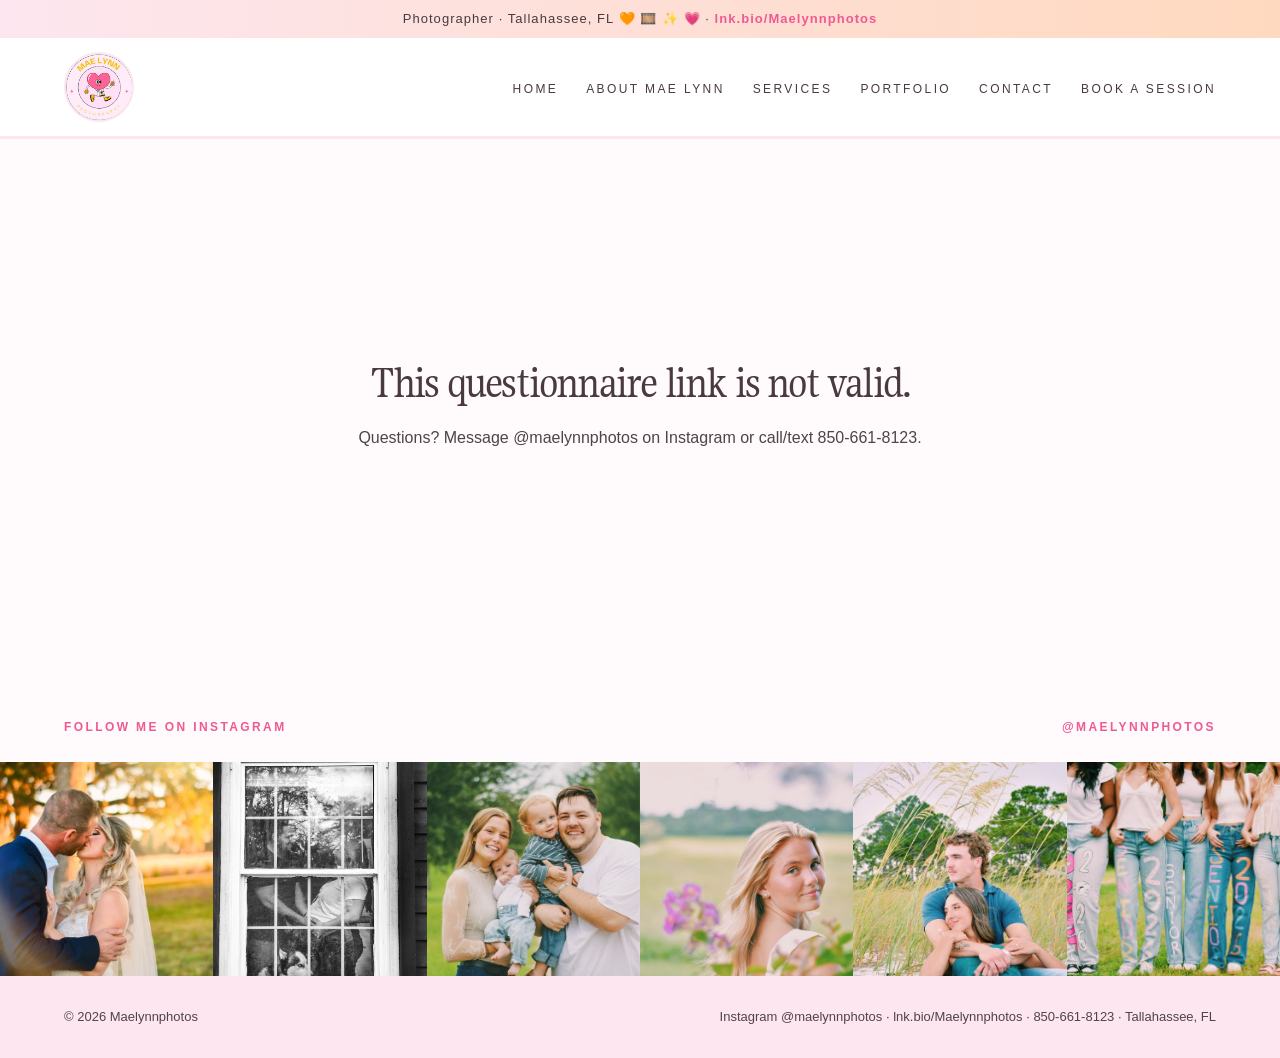
<file: questionnaire.html>
<!doctype html><html lang="en"><head><meta charset="utf-8"><meta name="viewport" content="width=device-width,initial-scale=1">
<title>Questionnaire - Maelynnphotos</title><link rel="icon" href="static/img/logo.jpg"><link href="https://fonts.googleapis.com/css2?family=Gupter&family=Cormorant+Garamond:ital,wght@0,400;1,400&family=Source+Sans+3:wght@300;400;600&display=swap" rel="stylesheet"><style>body,.btn,.eyebrow,h5,label{font-family:"Source Sans Pro","Source Sans 3",sans-serif}</style><link rel="stylesheet" href="static/site.css"></head><body>
<div class="brandbar">Photographer &middot; Tallahassee, FL 🧡 🎞️ ✨ 💗 &middot; <a href="https://lnk.bio/Maelynnphotos" target="_blank">lnk.bio/Maelynnphotos</a></div><header class="nav"><a href="index.html"><img src="static/img/logo.jpg" alt="Mae Lynn Photos logo"></a><button class="burger" onclick="document.querySelector('header nav').classList.toggle('open')">&#9776;</button><nav><a href="index.html" class="">Home</a><a href="about.html" class="">About Mae Lynn</a><a href="services.html" class="">Services</a><a href="portfolio.html" class="">Portfolio</a><a href="contact.html" class="">Contact</a><a href="book.html">Book a Session</a></nav></header>
<section class="wrap" style="max-width:820px" id="qapp"><p class="center" style="padding:80px 0">Loading…</p></section>
<section><div style="padding:40px 5vw 18px;display:flex;justify-content:space-between;flex-wrap:wrap"><span class="eyebrow">Follow me on Instagram</span><a class="eyebrow" href="https://www.instagram.com/maelynnphotos" target="_blank">@maelynnphotos</a></div><div class="igrow"><a href="https://www.instagram.com/maelynnphotos" target="_blank"><img src="static/img/cta1.jpg" alt=""></a><a href="https://www.instagram.com/maelynnphotos" target="_blank"><img src="static/img/testi2.jpg" alt=""></a><a href="https://www.instagram.com/maelynnphotos" target="_blank"><img src="static/img/family.jpg" alt=""></a><a href="https://www.instagram.com/maelynnphotos" target="_blank"><img src="static/img/cta3.jpg" alt=""></a><a href="https://www.instagram.com/maelynnphotos" target="_blank"><img src="static/img/couples.jpg" alt=""></a><a href="https://www.instagram.com/maelynnphotos" target="_blank"><img src="static/img/hero1.jpg" alt=""></a></div></section>
<footer><span>&copy; 2026 Maelynnphotos</span><span><a href="https://www.instagram.com/maelynnphotos" target="_blank">Instagram @maelynnphotos</a> &middot; <a href="https://lnk.bio/Maelynnphotos" target="_blank">lnk.bio/Maelynnphotos</a> &middot; 850-661-8123 &middot; Tallahassee, FL</span></footer><script src="config.js"></script><script src="forms.js"></script><script src="siteconfig.js"></script><script src="questionnaire.js"></script><script src="buttons.js"></script></body></html>
</file>
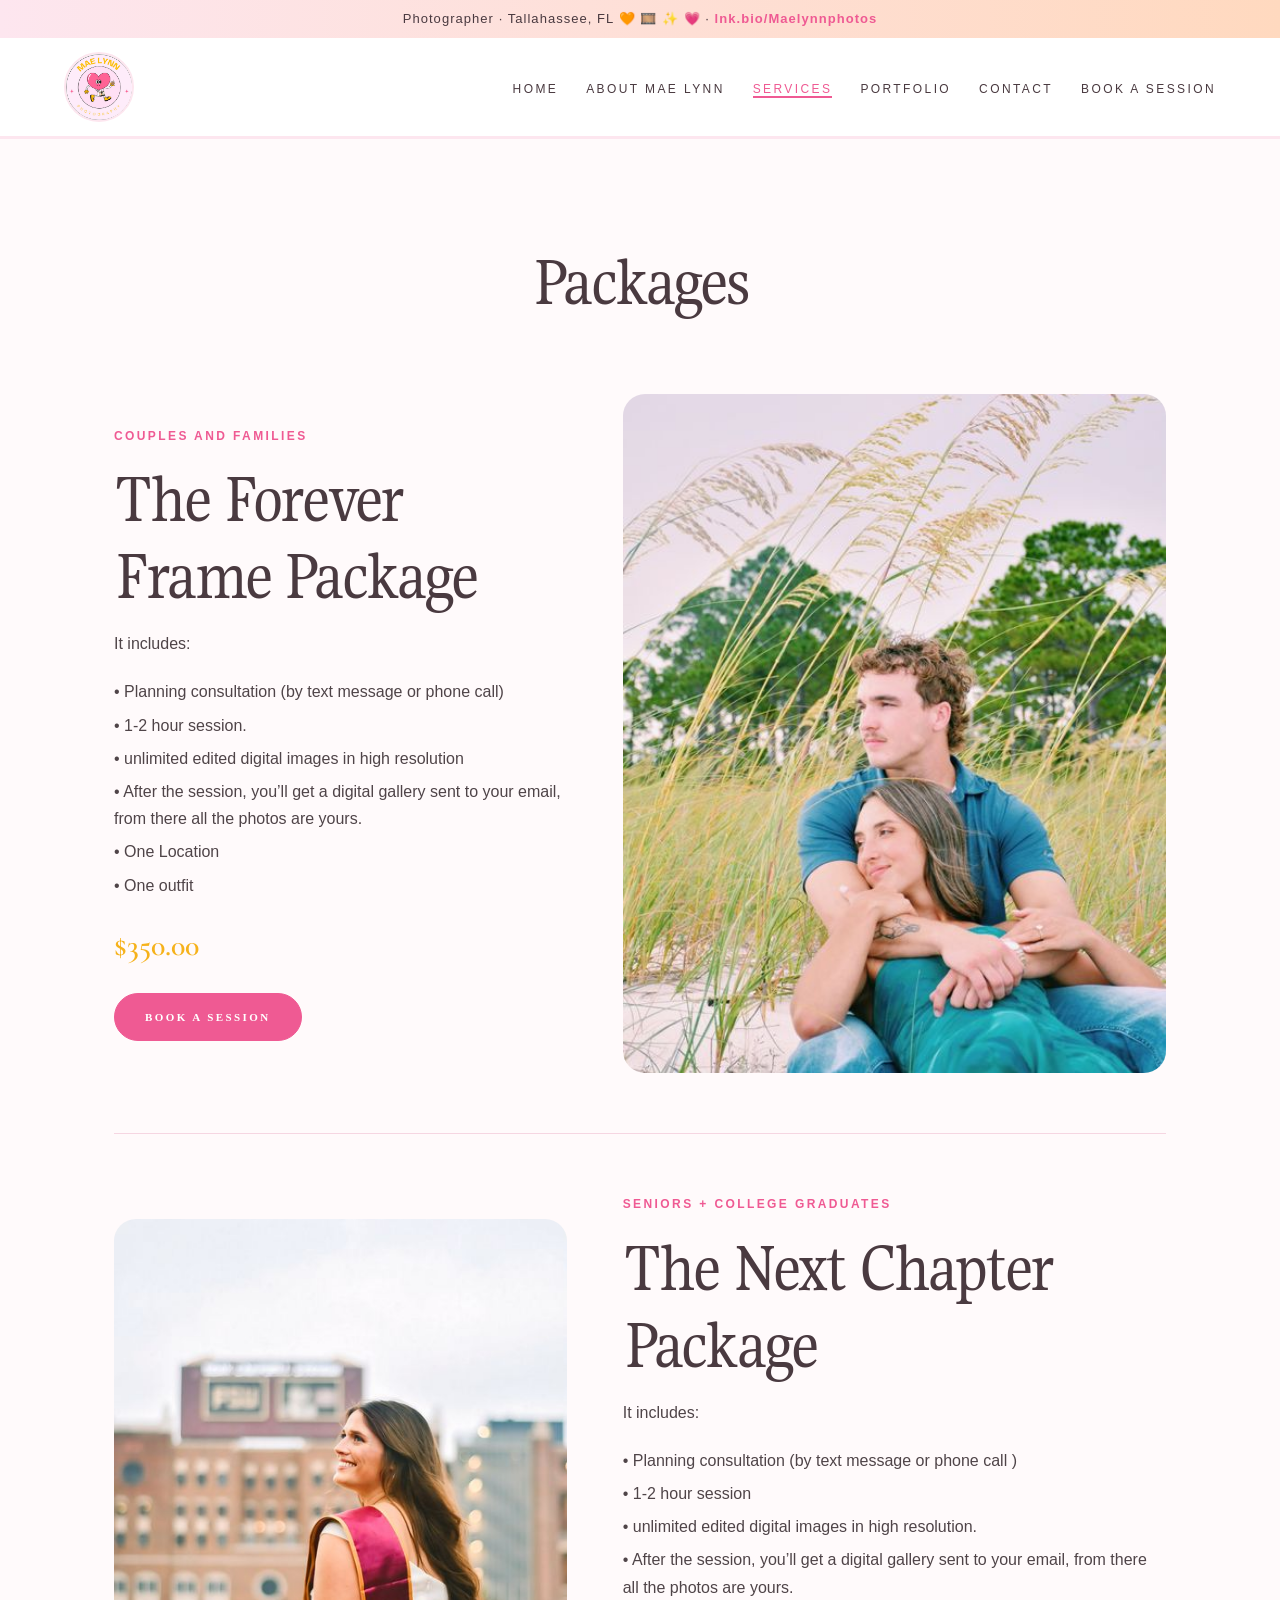
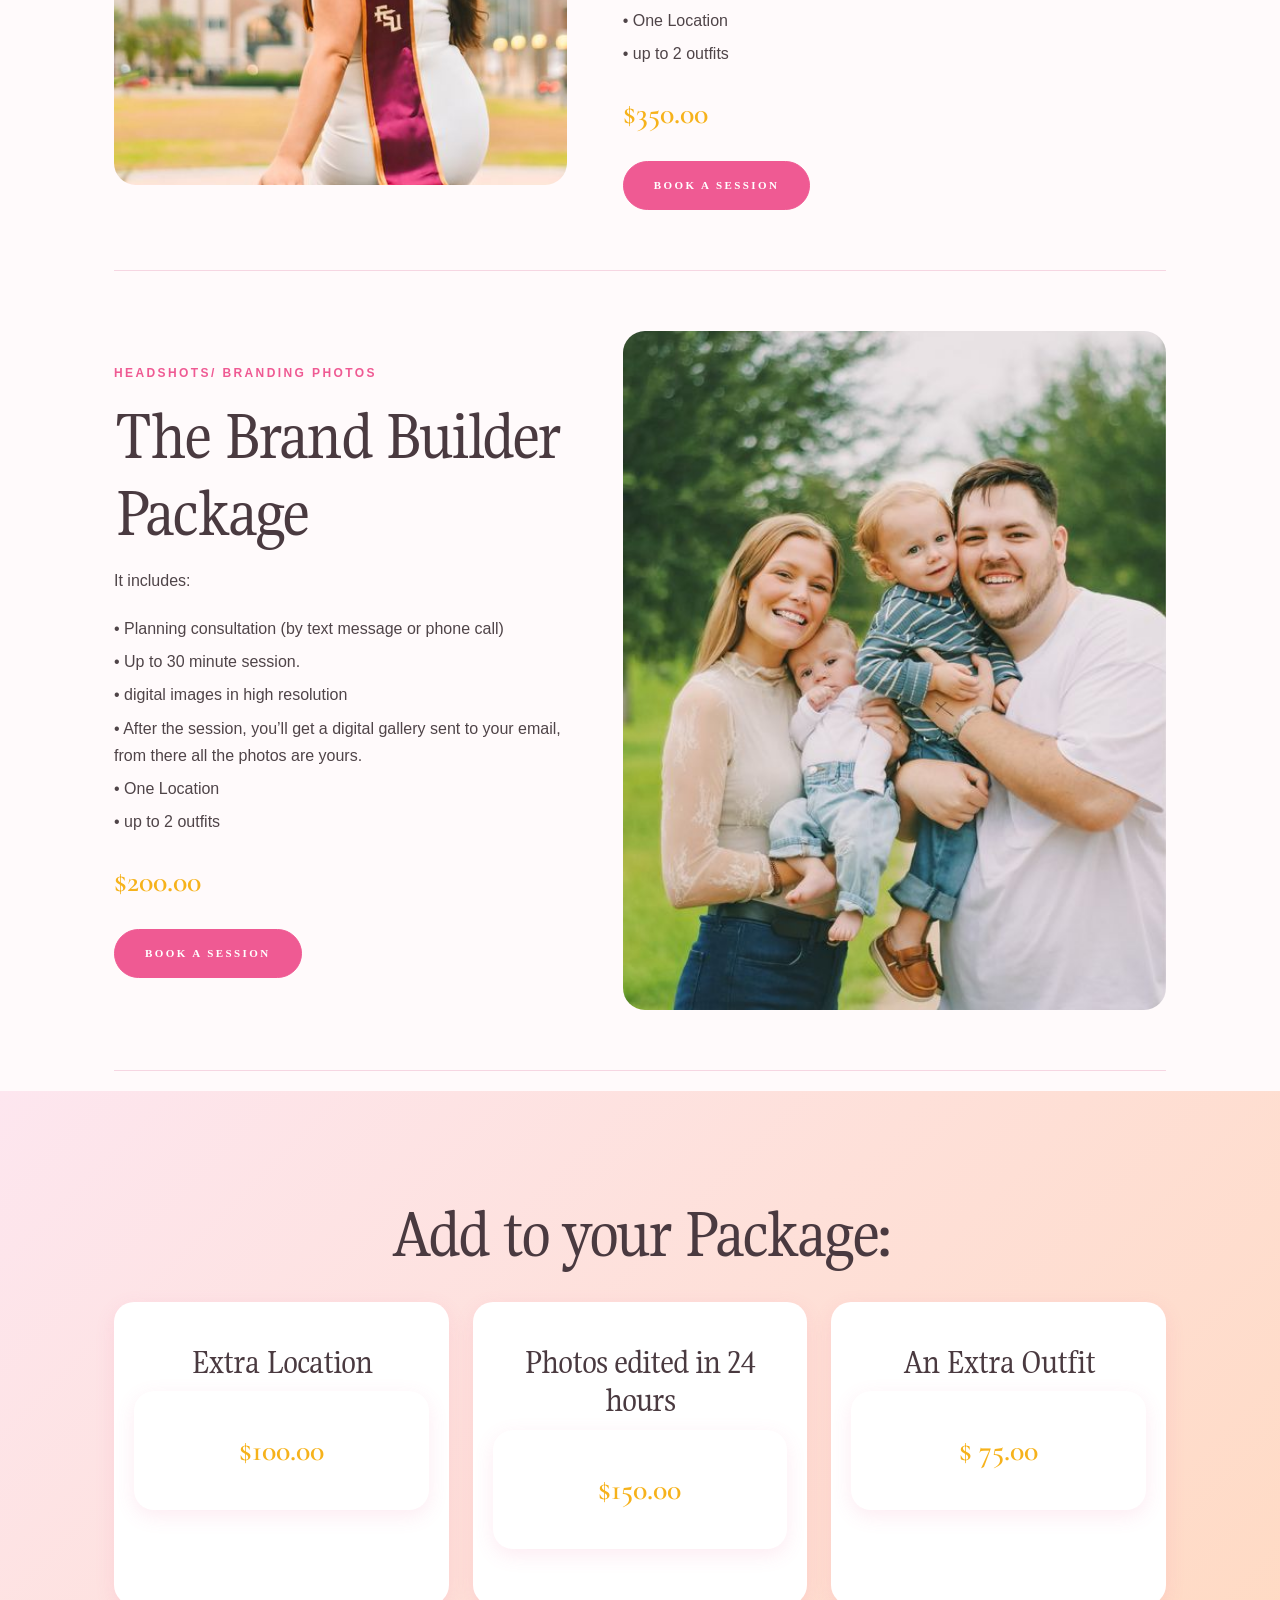
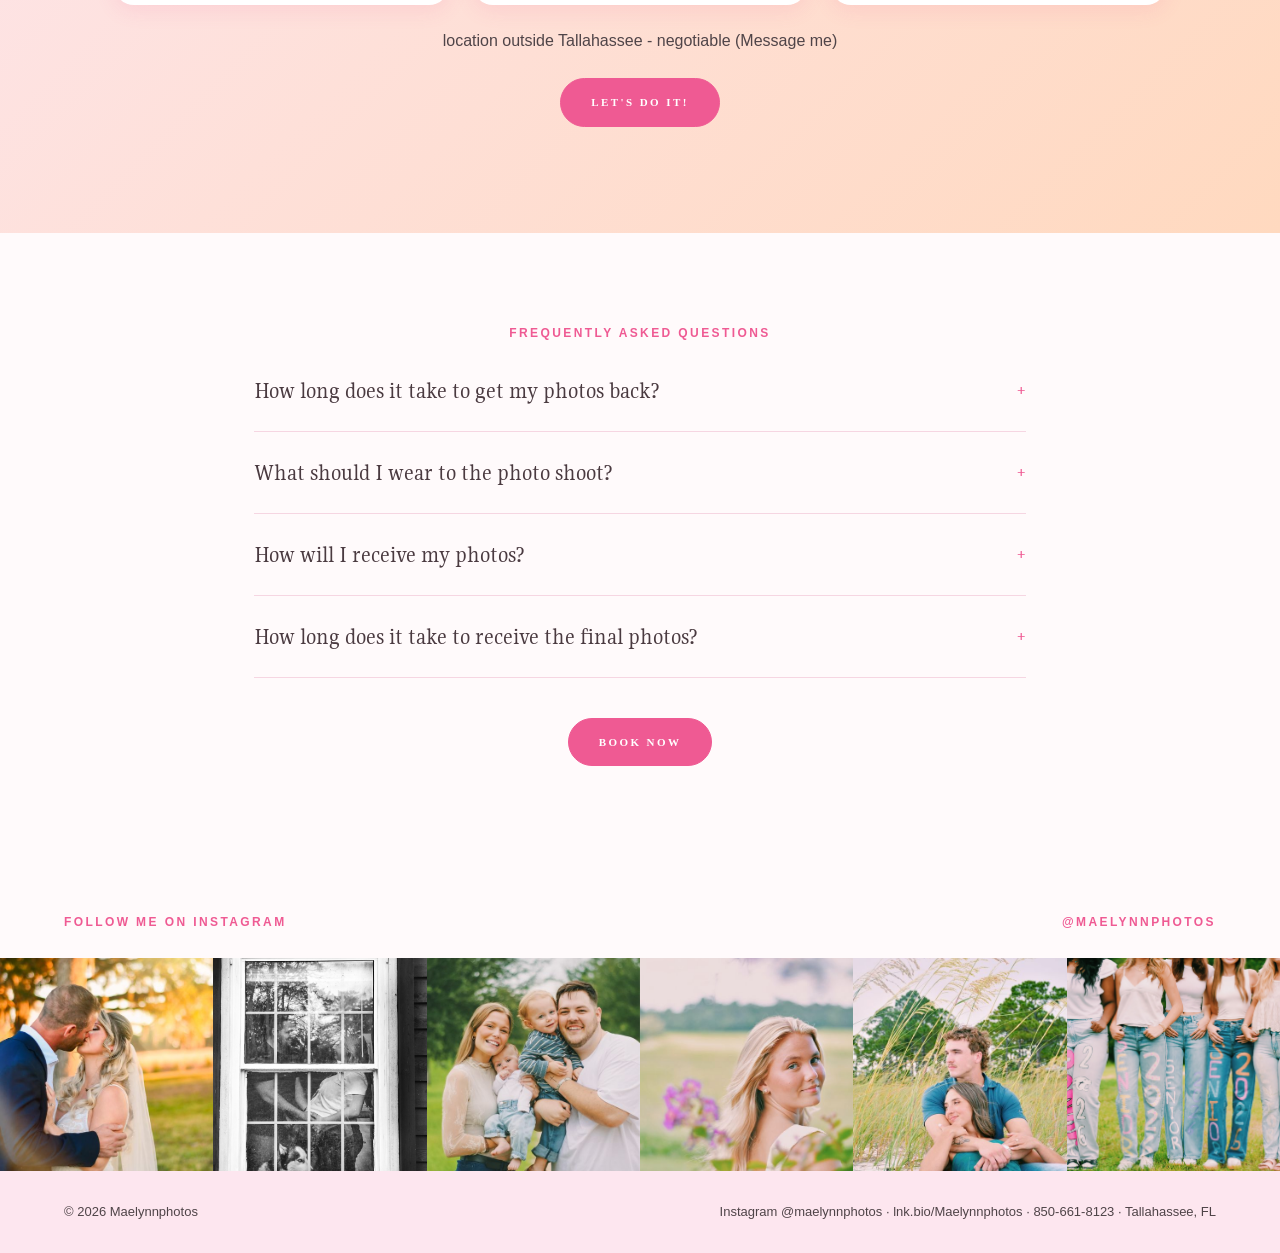
<file: services.html>
<!doctype html><html lang="en"><head><meta charset="utf-8"><meta name="viewport" content="width=device-width,initial-scale=1">
<title>Services - Maelynnphotos</title><link rel="icon" href="static/img/logo.jpg"><link href="https://fonts.googleapis.com/css2?family=Gupter&family=Cormorant+Garamond:ital,wght@0,400;1,400&family=Source+Sans+3:wght@300;400;600&display=swap" rel="stylesheet"><style>body,.btn,.eyebrow,h5,label{font-family:"Source Sans Pro","Source Sans 3",sans-serif}</style><link rel="stylesheet" href="static/site.css"></head><body>
<div class="brandbar">Photographer &middot; Tallahassee, FL 🧡 🎞️ ✨ 💗 &middot; <a href="https://lnk.bio/Maelynnphotos" target="_blank">lnk.bio/Maelynnphotos</a></div><header class="nav"><a href="index.html"><img src="static/img/logo.jpg" alt="Mae Lynn Photos logo"></a><button class="burger" onclick="document.querySelector('header nav').classList.toggle('open')">&#9776;</button><nav><a href="index.html" class="">Home</a><a href="about.html" class="">About Mae Lynn</a><a href="services.html" class="on">Services</a><a href="portfolio.html" class="">Portfolio</a><a href="contact.html" class="">Contact</a><a href="book.html">Book a Session</a></nav></header>
<section class="wrap" style="padding-bottom:20px" id="pkgs"><h1 class="center">Packages</h1><div class="pkg" id="forever-frame"><div class="pimg"><img src="static/img/couples.jpg" alt="Couples and Families"></div><div><h5>Couples and Families</h5><h1>The Forever Frame Package</h1><p>It includes:</p><ul><li>Planning consultation (by text message or phone call)</li><li>1-2 hour session.</li><li>unlimited edited digital images in high resolution</li><li>After the session, you’ll get a digital gallery sent to your email, from there all the photos are yours.</li><li>One Location</li><li>One outfit</li></ul><div class="price">$350.00</div><a class="btn dark" href="book.html?package=forever-frame">Book a session</a></div></div><div class="pkg" id="next-chapter"><div class="pimg"><img src="static/img/graduates.jpg" alt="Seniors + College Graduates"></div><div><h5>Seniors + College Graduates</h5><h1>The Next Chapter Package</h1><p>It includes:</p><ul><li>Planning consultation (by text message or phone call )</li><li>1-2 hour session</li><li>unlimited edited digital images in high resolution.</li><li>After the session, you’ll get a digital gallery sent to your email, from there all the photos are yours.</li><li>One Location</li><li>up to 2 outfits</li></ul><div class="price">$350.00</div><a class="btn dark" href="book.html?package=next-chapter">Book a session</a></div></div><div class="pkg" id="brand-builder"><div class="pimg"><img src="static/img/family.jpg" alt="Headshots/ branding photos"></div><div><h5>Headshots/ branding photos</h5><h1>The Brand Builder Package</h1><p>It includes:</p><ul><li>Planning consultation (by text message or phone call)</li><li>Up to 30  minute session.</li><li>digital images in high resolution</li><li>After the session, you’ll get a digital gallery sent to your email, from there all the photos are yours.</li><li>One Location</li><li>up to 2 outfits</li></ul><div class="price">$200.00</div><a class="btn dark" href="book.html?package=brand-builder">Book a session</a></div></div></section>
<section class="addons"><div class="wrap center" id="adds"><h1>Add to your Package:</h1><div class="addrow" style="margin-top:30px"><div><h3>Extra Location</h3><div class="price">$100.00</div></div><div><h3>Photos edited in 24 hours</h3><div class="price">$150.00</div></div><div><h3>An Extra Outfit</h3><div class="price">$ 75.00</div></div></div><p style="margin-top:22px">location outside Tallahassee - negotiable (Message me)</p><p style="margin-top:24px"><a class="btn dark" href="book.html">Let's DO it!</a></p></div></section>
<section class="wrap" style="max-width:900px"><h5 class="center">Frequently asked questions</h5><details><summary>How long does it take to get my photos back?</summary><p>Editing is one of my favorite parts! So you should have your photos back in 1 week, if your session is during a busier season then it might take 2 weeks, but no later!</p></details><details><summary>What should I wear to the photo shoot?</summary><p>Don’t worry, that is what I am here for! If you aren’t sure of what colors will look good or just need a friend to give you an honest opinion about what to wear, message me on Instagram or send me an email!</p></details><details><summary>How will I receive my photos?</summary><p>I deliver your photos through a high resolution online gallery through pixieset. From there, you have all the rights to print, download and share!</p></details><details><summary>How long does it take to receive the final photos?</summary><p>Yes! All my photos receive light retouching to enhance natural beauty, this includes smoothing skin very minimally to keep things looking fresh and real. I also apply a filter that brings vibrance and natural brightness to make the images feel lively and full of color. I do not alter body shape or features in any way. However, I’m happy to remove distractions like people in the background or any dirt on clothing to keep the focus on you. My goal is to enhance your photos while keeping them authentic and true to who you are.</p></details><p class="center" style="margin-top:40px"><a class="btn dark" href="book.html">Book Now</a></p></section>
<section><div style="padding:40px 5vw 18px;display:flex;justify-content:space-between;flex-wrap:wrap"><span class="eyebrow">Follow me on Instagram</span><a class="eyebrow" href="https://www.instagram.com/maelynnphotos" target="_blank">@maelynnphotos</a></div><div class="igrow"><a href="https://www.instagram.com/maelynnphotos" target="_blank"><img src="static/img/cta1.jpg" alt=""></a><a href="https://www.instagram.com/maelynnphotos" target="_blank"><img src="static/img/testi2.jpg" alt=""></a><a href="https://www.instagram.com/maelynnphotos" target="_blank"><img src="static/img/family.jpg" alt=""></a><a href="https://www.instagram.com/maelynnphotos" target="_blank"><img src="static/img/cta3.jpg" alt=""></a><a href="https://www.instagram.com/maelynnphotos" target="_blank"><img src="static/img/couples.jpg" alt=""></a><a href="https://www.instagram.com/maelynnphotos" target="_blank"><img src="static/img/hero1.jpg" alt=""></a></div></section>
<footer><span>&copy; 2026 Maelynnphotos</span><span><a href="https://www.instagram.com/maelynnphotos" target="_blank">Instagram @maelynnphotos</a> &middot; <a href="https://lnk.bio/Maelynnphotos" target="_blank">lnk.bio/Maelynnphotos</a> &middot; 850-661-8123 &middot; Tallahassee, FL</span></footer><script src="config.js"></script><script src="forms.js"></script><script src="siteconfig.js"></script><script src="services-dyn.js"></script><script src="buttons.js"></script></body></html>
</file>
<file: static/site.css>
:root{--ink:#3b3b3b;--body:#373737;--muted:#8a8580;--line:#e6e1dc;--soft:#f7f4f1;--accent:#c9a9a6}
*{box-sizing:border-box}html{scroll-behavior:smooth}
body{margin:0;font-family:"Source Sans Pro",sans-serif;font-weight:300;color:var(--body);background:#fff;font-size:16px;line-height:1.7}
a{color:inherit;text-decoration:none}img{max-width:100%;display:block}
h1,h2,h3{font-family:Gupter,serif;font-weight:400;color:var(--ink);letter-spacing:-.04em;line-height:1.1;margin:.2em 0}
h1{font-size:clamp(40px,6vw,70px)}h2{font-size:clamp(30px,4vw,45px)}h3{font-size:clamp(24px,3vw,35px);letter-spacing:-.03em}
h4{font-family:"Cormorant Garamond",serif;font-weight:400;font-size:clamp(22px,2.4vw,31px);color:var(--ink);margin:.2em 0;line-height:1.3}
.eyebrow,h5{font-family:"Source Sans Pro",sans-serif;font-weight:600;font-size:12px;letter-spacing:.2em;text-transform:uppercase;color:var(--ink);margin:0 0 .6em}
header.nav{display:flex;align-items:center;justify-content:space-between;padding:14px 5vw;background:#fff;position:sticky;top:0;z-index:20;border-bottom:1px solid #f0ece8}
header.nav img{height:70px;width:70px;border-radius:50%;object-fit:cover}
header.nav nav a{font-size:12px;letter-spacing:.2em;text-transform:uppercase;margin-left:28px;color:var(--ink)}
header.nav nav a:hover,header.nav nav a.on{border-bottom:1px solid var(--ink)}
.burger{display:none;background:none;border:0;font-size:26px}
.hero{position:relative;height:88vh;min-height:480px;overflow:hidden;color:#fff}
.hero .slide{position:absolute;inset:0;background-size:cover;background-position:center;opacity:0;transition:opacity 1.2s}
.hero .slide.on{opacity:1}.hero:after{content:"";position:absolute;inset:0;background:linear-gradient(transparent 40%,rgba(0,0,0,.35))}
.hero .cap{position:absolute;left:5vw;right:5vw;bottom:10vh;z-index:2}.hero .cap h1{color:#fff}.hero .cap .eyebrow{color:#fff}
.wrap{max-width:1180px;margin:0 auto;padding:90px 5vw}.center{text-align:center}
.btn{display:inline-block;border:1px solid var(--ink);padding:14px 30px;font-family:"Source Sans Pro";font-weight:600;font-size:11px;letter-spacing:.22em;text-transform:uppercase;color:var(--ink);background:#fff;cursor:pointer;transition:.2s}
.btn:hover,.btn.dark{background:var(--ink);color:#fff}.btn.dark:hover{background:#000}
.grid3{display:grid;grid-template-columns:repeat(3,1fr);gap:28px}
.card img{aspect-ratio:3/4;object-fit:cover;width:100%}.card h2{margin-top:14px}
.testi{position:relative;min-height:600px;color:#fff;background-size:cover;background-position:center;display:flex;align-items:center}
.testi:before{content:"";position:absolute;inset:0;background:rgba(0,0,0,.35)}.testi .in{position:relative;max-width:560px;padding:60px 5vw}
.testi h4{color:#fff;font-style:italic;font-size:22px}.testi h3{color:#fff;font-size:26px;margin-top:20px}
.dots{position:absolute;right:5vw;bottom:30px;z-index:3}.dots button{background:none;border:1px solid #fff;color:#fff;padding:6px 14px;margin-left:6px;cursor:pointer}
.split{display:grid;grid-template-columns:1fr 1fr;gap:60px;align-items:center}
.pkg{display:grid;grid-template-columns:1fr 1.2fr;gap:56px;align-items:center;padding:60px 0;border-bottom:1px solid var(--line)}
.pkg:nth-child(even) .pimg{order:2}.pkg img{aspect-ratio:4/5;object-fit:cover;width:100%}
.pkg ul{list-style:none;padding:0;margin:18px 0}.pkg li{padding:3px 0}.pkg li:before{content:"• "}
.price{font-family:"Cormorant Garamond",serif;font-size:30px;color:var(--ink);margin:10px 0 22px}
.addons{background:var(--soft)}.addrow{display:grid;grid-template-columns:repeat(3,1fr);gap:24px;text-align:center}
.addrow div{background:#fff;padding:34px 20px;border:1px solid var(--line)}
details{border-bottom:1px solid var(--line);padding:20px 0}summary{cursor:pointer;font-family:Gupter,serif;font-size:24px;color:var(--ink);list-style:none}
summary:after{content:"+";float:right}details[open] summary:after{content:"–"}
.facts{display:grid;grid-template-columns:repeat(3,1fr);gap:34px;text-align:center}
form.f{display:grid;grid-template-columns:1fr 1fr;gap:18px}form.f .full{grid-column:1/-1}
label{display:block;font-size:12px;font-weight:600;letter-spacing:.14em;text-transform:uppercase;color:var(--ink);margin-bottom:6px}
input,select,textarea{width:100%;padding:13px 14px;border:1px solid #d8d2cc;font:inherit;font-weight:400;background:#fff;color:var(--ink)}
textarea{min-height:120px}input:focus,select:focus,textarea:focus{outline:1px solid var(--ink)}
.checks label{text-transform:none;letter-spacing:0;font-weight:400;font-size:15px;display:flex;gap:10px;align-items:center}.checks input{width:auto}
.notice{background:var(--soft);padding:18px 22px;margin-top:26px}
footer{border-top:1px solid var(--line);padding:30px 5vw;display:flex;justify-content:space-between;flex-wrap:wrap;gap:12px;font-size:13px}
.igrow{display:grid;grid-template-columns:repeat(6,1fr)}.igrow img{aspect-ratio:1;object-fit:cover;width:100%}
.ok{padding:120px 5vw;text-align:center}
@media(max-width:860px){.grid3,.split,.pkg,.addrow,.facts,form.f{grid-template-columns:1fr}.pkg:nth-child(even) .pimg{order:0}
 header.nav nav{display:none;position:absolute;top:98px;left:0;right:0;background:#fff;padding:12px 5vw;flex-direction:column}
 header.nav nav.open{display:flex}header.nav nav a{margin:10px 0}.burger{display:block}.igrow{grid-template-columns:repeat(3,1fr)}}
/* Instagram brand palette: soft pink + warm orange/peach (from @maelynnphotos badge) */
:root{--pink:#ef5a93;--pink-soft:#fde6ef;--blush:#fff4f7;--gold:#f6b21b;--peach:#ffd9bf;--ink:#4a3a40;--body:#4f4448;--line:#f6d6e2;--soft:#fff1f5;--accent:#ef5a93}
body{background:#fffafb}
header.nav{background:#fff;border-bottom:3px solid var(--pink-soft)}
header.nav img{border:2px solid var(--pink-soft);background:#fff}
header.nav nav a:hover,header.nav nav a.on{border-bottom:2px solid var(--pink);color:var(--pink)}
h1,h2,h3,h4{color:var(--ink)}h5,.eyebrow{color:var(--pink)}
.hero .cap .eyebrow,.testi h5{color:#fff!important}
.btn{border:1.5px solid var(--pink);color:var(--pink);border-radius:999px;background:#fff}
.btn:hover,.btn.dark{background:var(--pink);color:#fff;border-color:var(--pink)}.btn.dark:hover{background:#d9437d}
.price{color:var(--gold);font-weight:600}
.addons{background:linear-gradient(135deg,var(--pink-soft),var(--peach))}
.addrow div{border:0;border-radius:20px;box-shadow:0 6px 20px rgba(239,90,147,.12)}
.card img,.pkg img,.split>img{border-radius:22px}
.testi:before{background:linear-gradient(90deg,rgba(74,30,50,.55),rgba(239,90,147,.12))}
.notice{background:var(--pink-soft);border-left:4px solid var(--gold);border-radius:12px}
details summary:after{color:var(--pink)}
input,select,textarea{border:1px solid #f1c9d8;border-radius:10px}input:focus,select:focus,textarea:focus{outline:2px solid var(--pink)}
footer{background:var(--pink-soft);border-top:0}
.brandbar{background:linear-gradient(90deg,var(--pink-soft),var(--peach));text-align:center;padding:8px;font-size:13px;letter-spacing:.08em;color:var(--ink)}
.brandbar a{color:var(--pink);font-weight:600}
.sparkle{color:var(--pink)}
</file>
